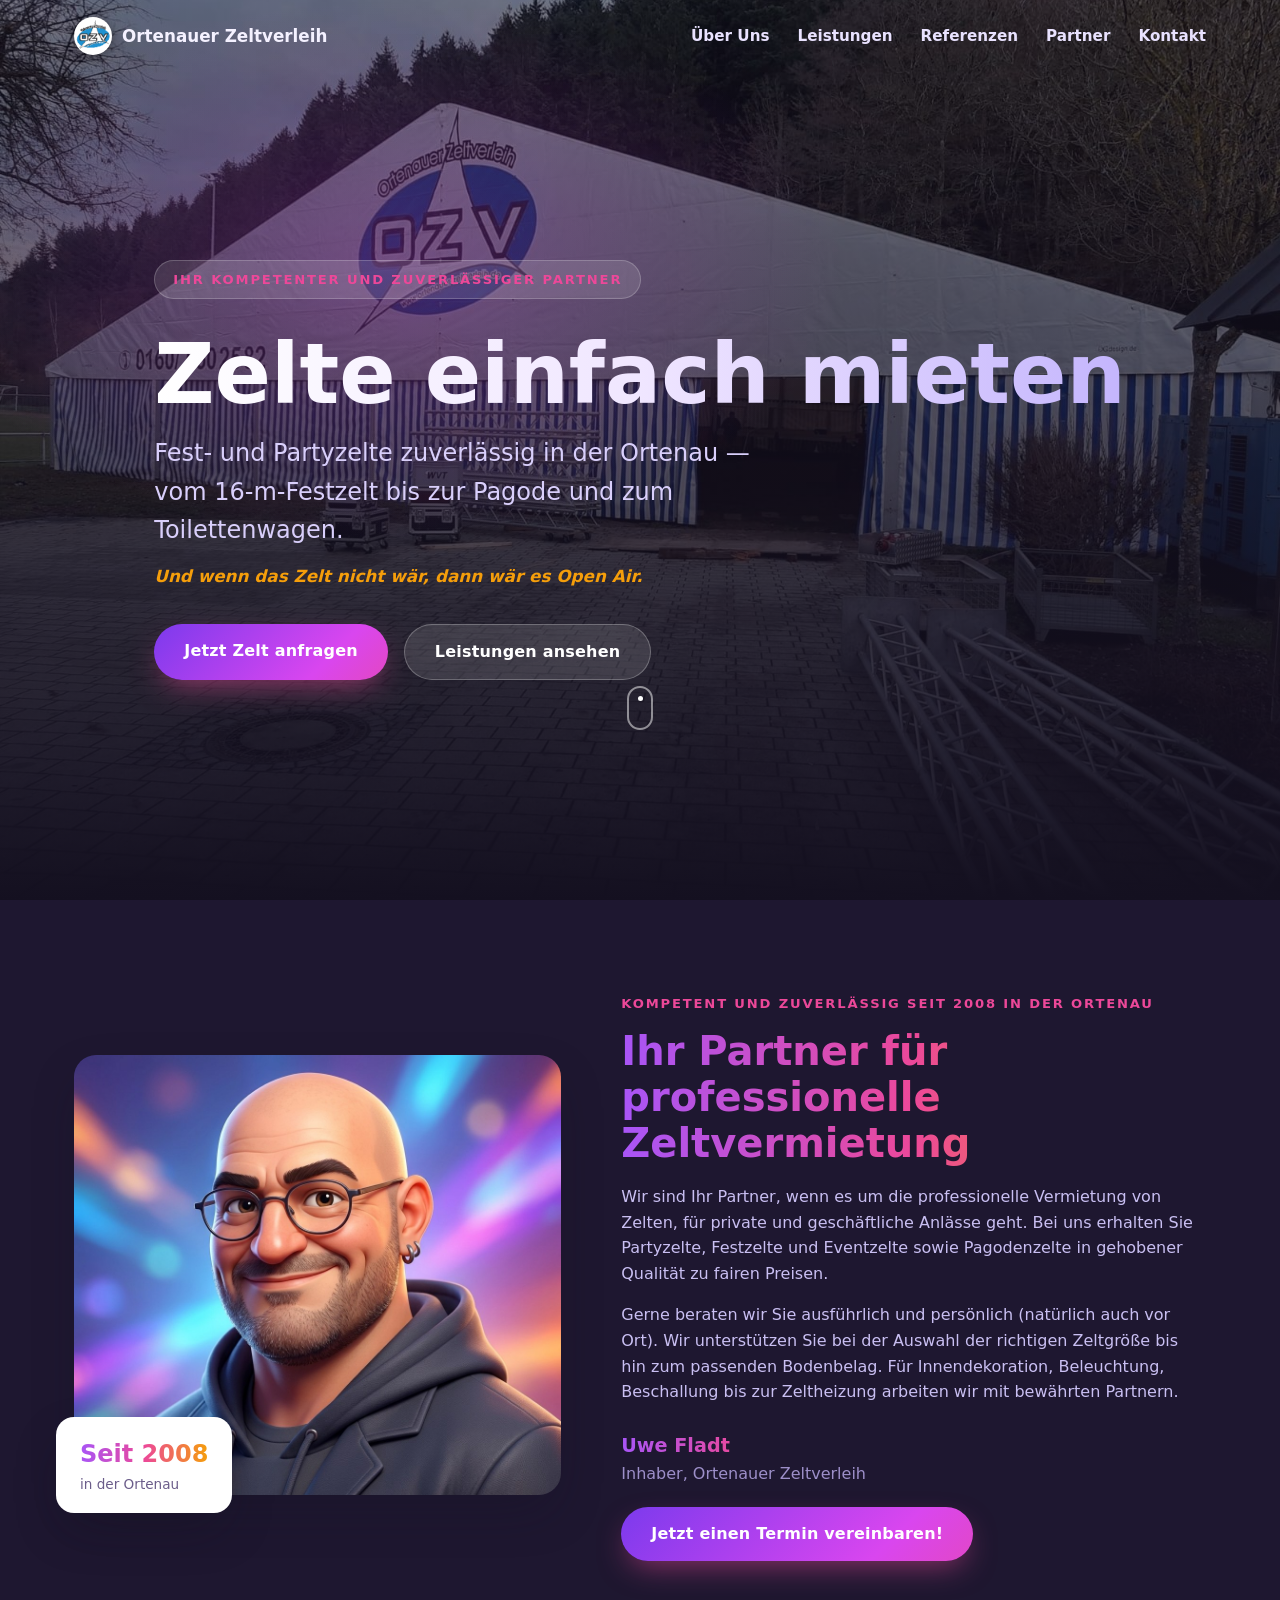
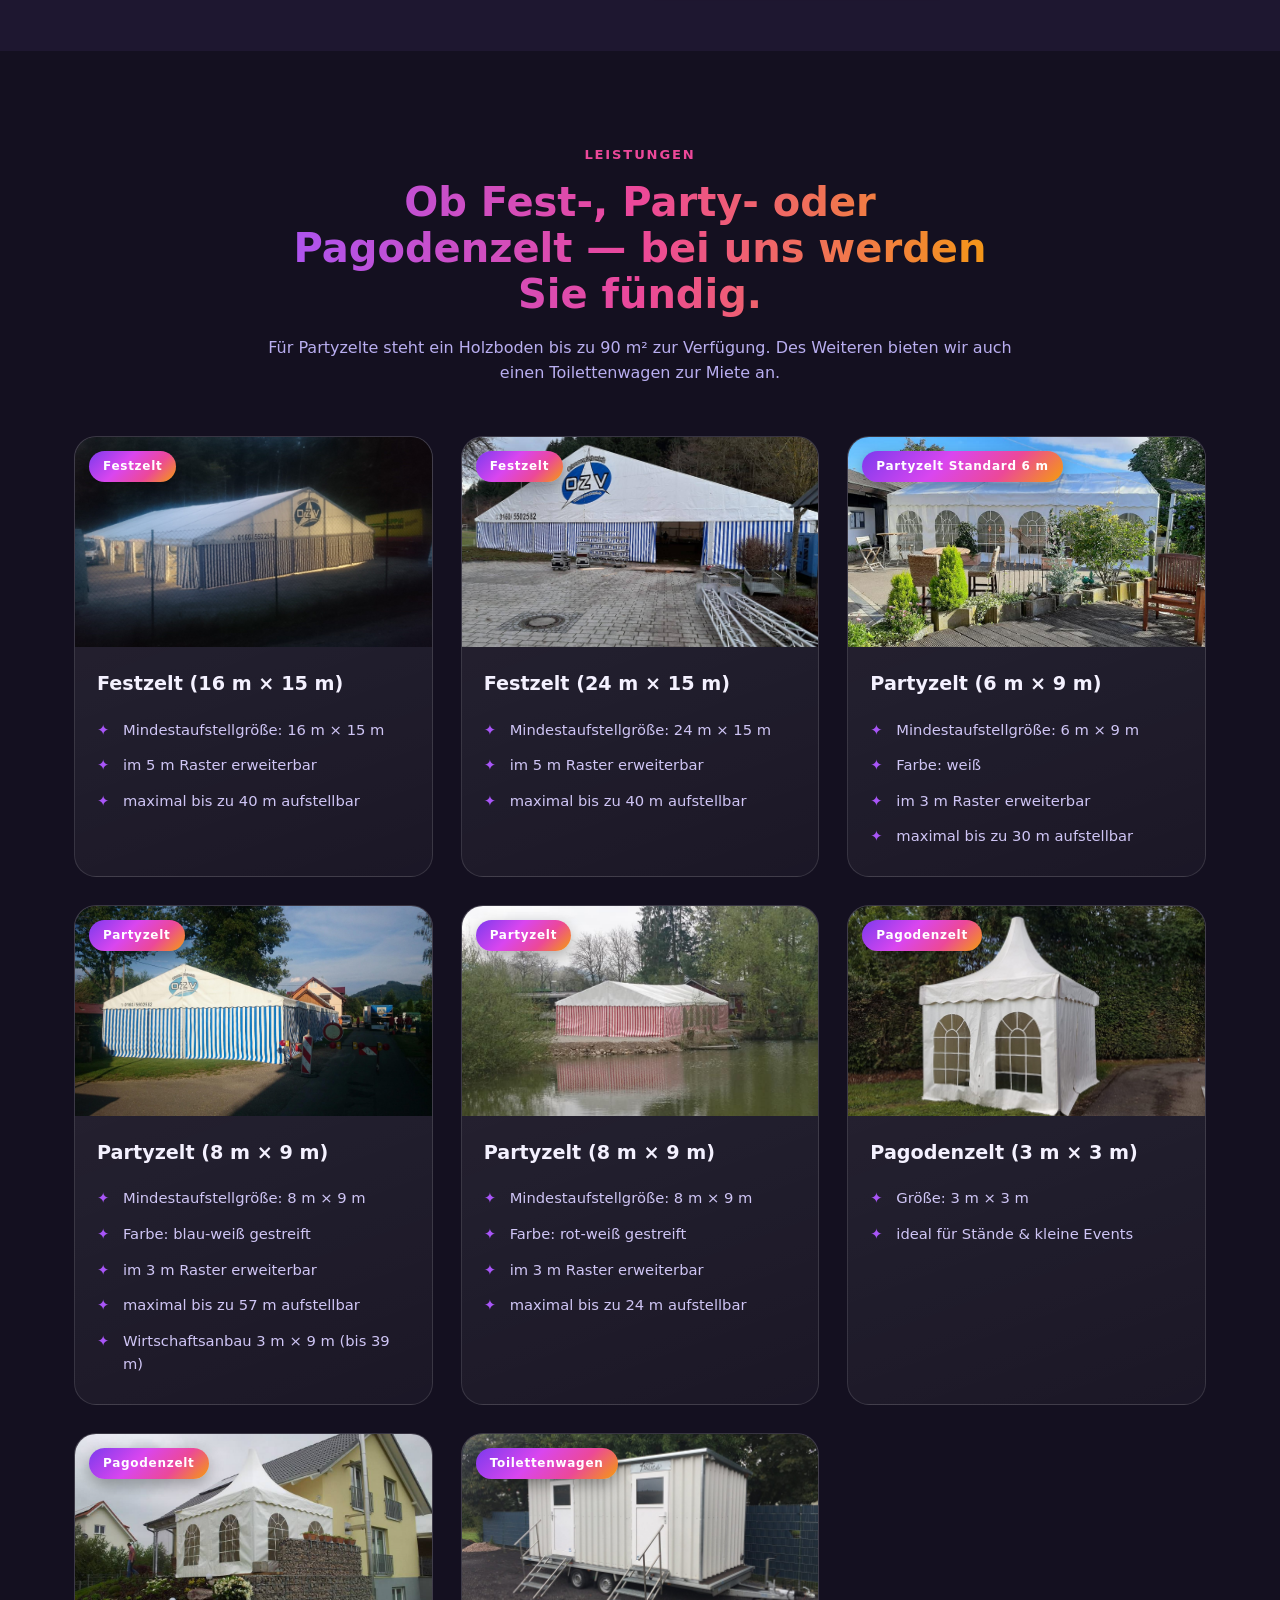
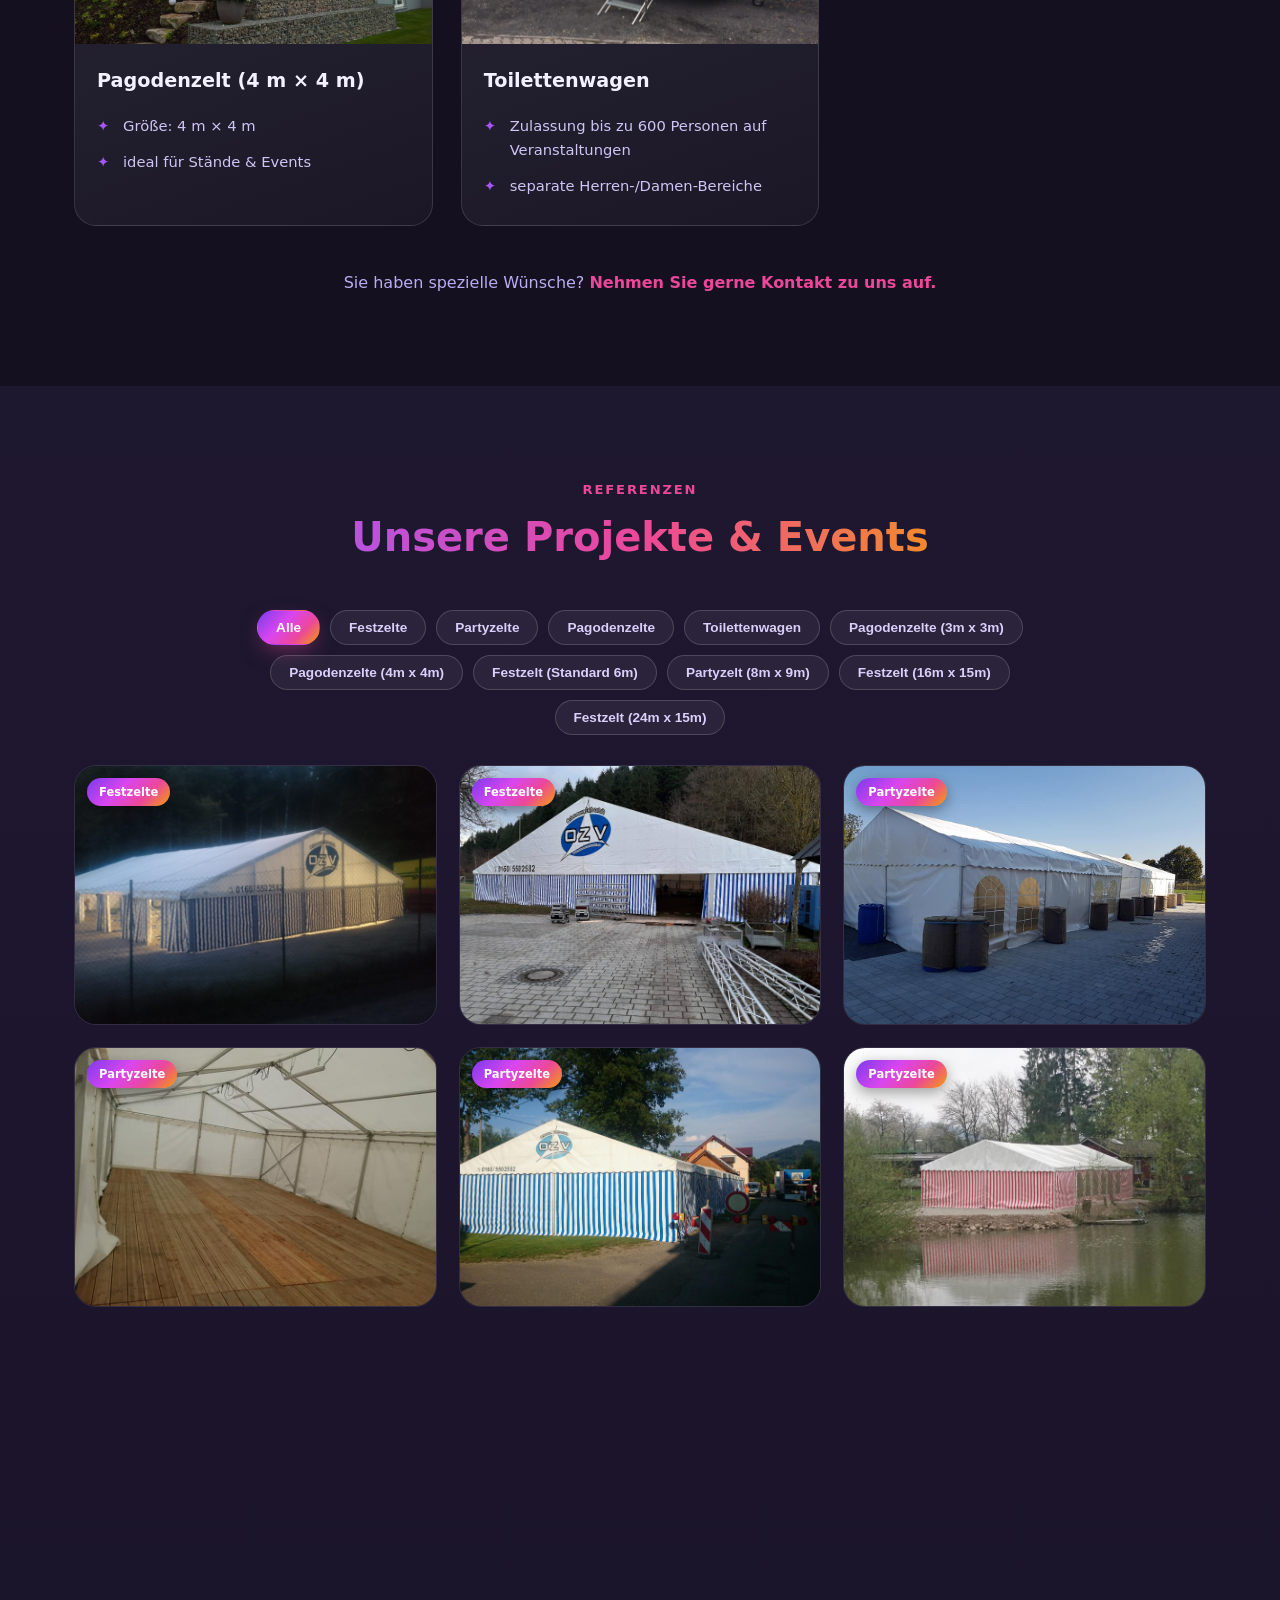
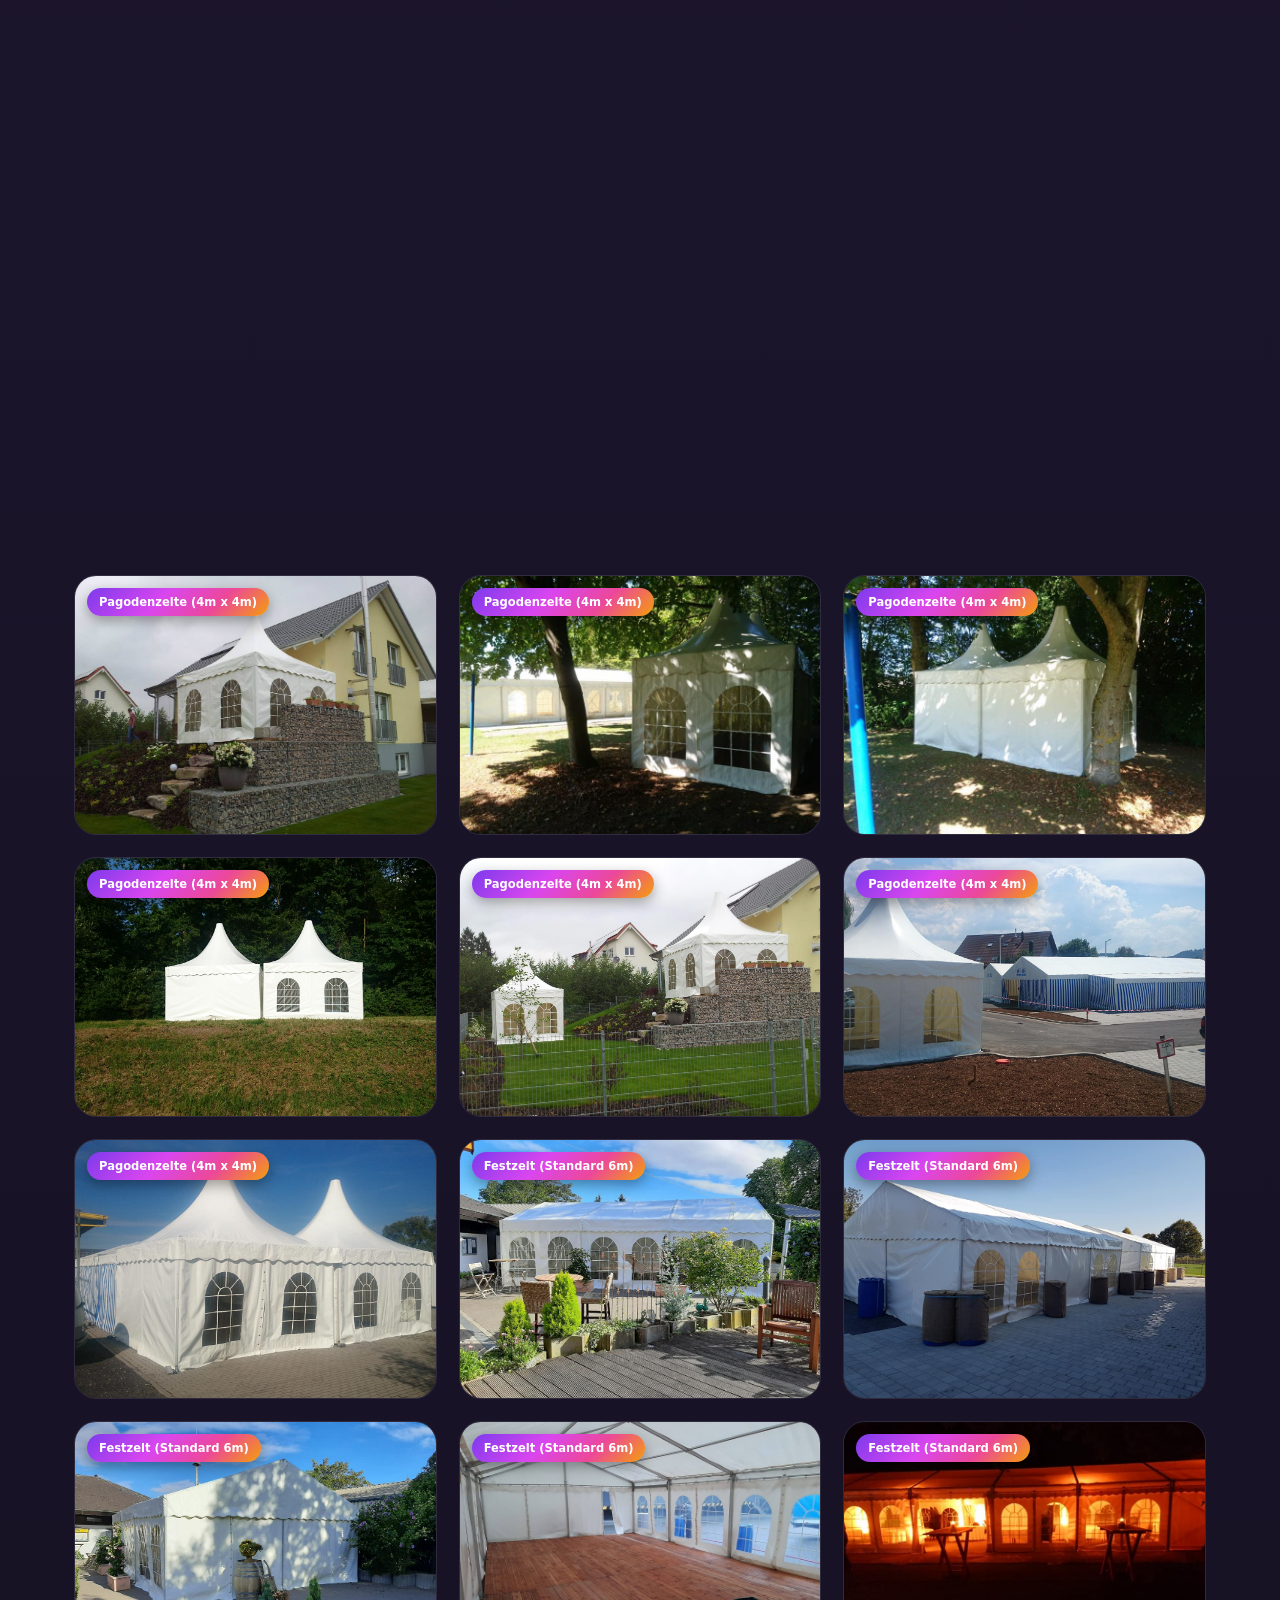
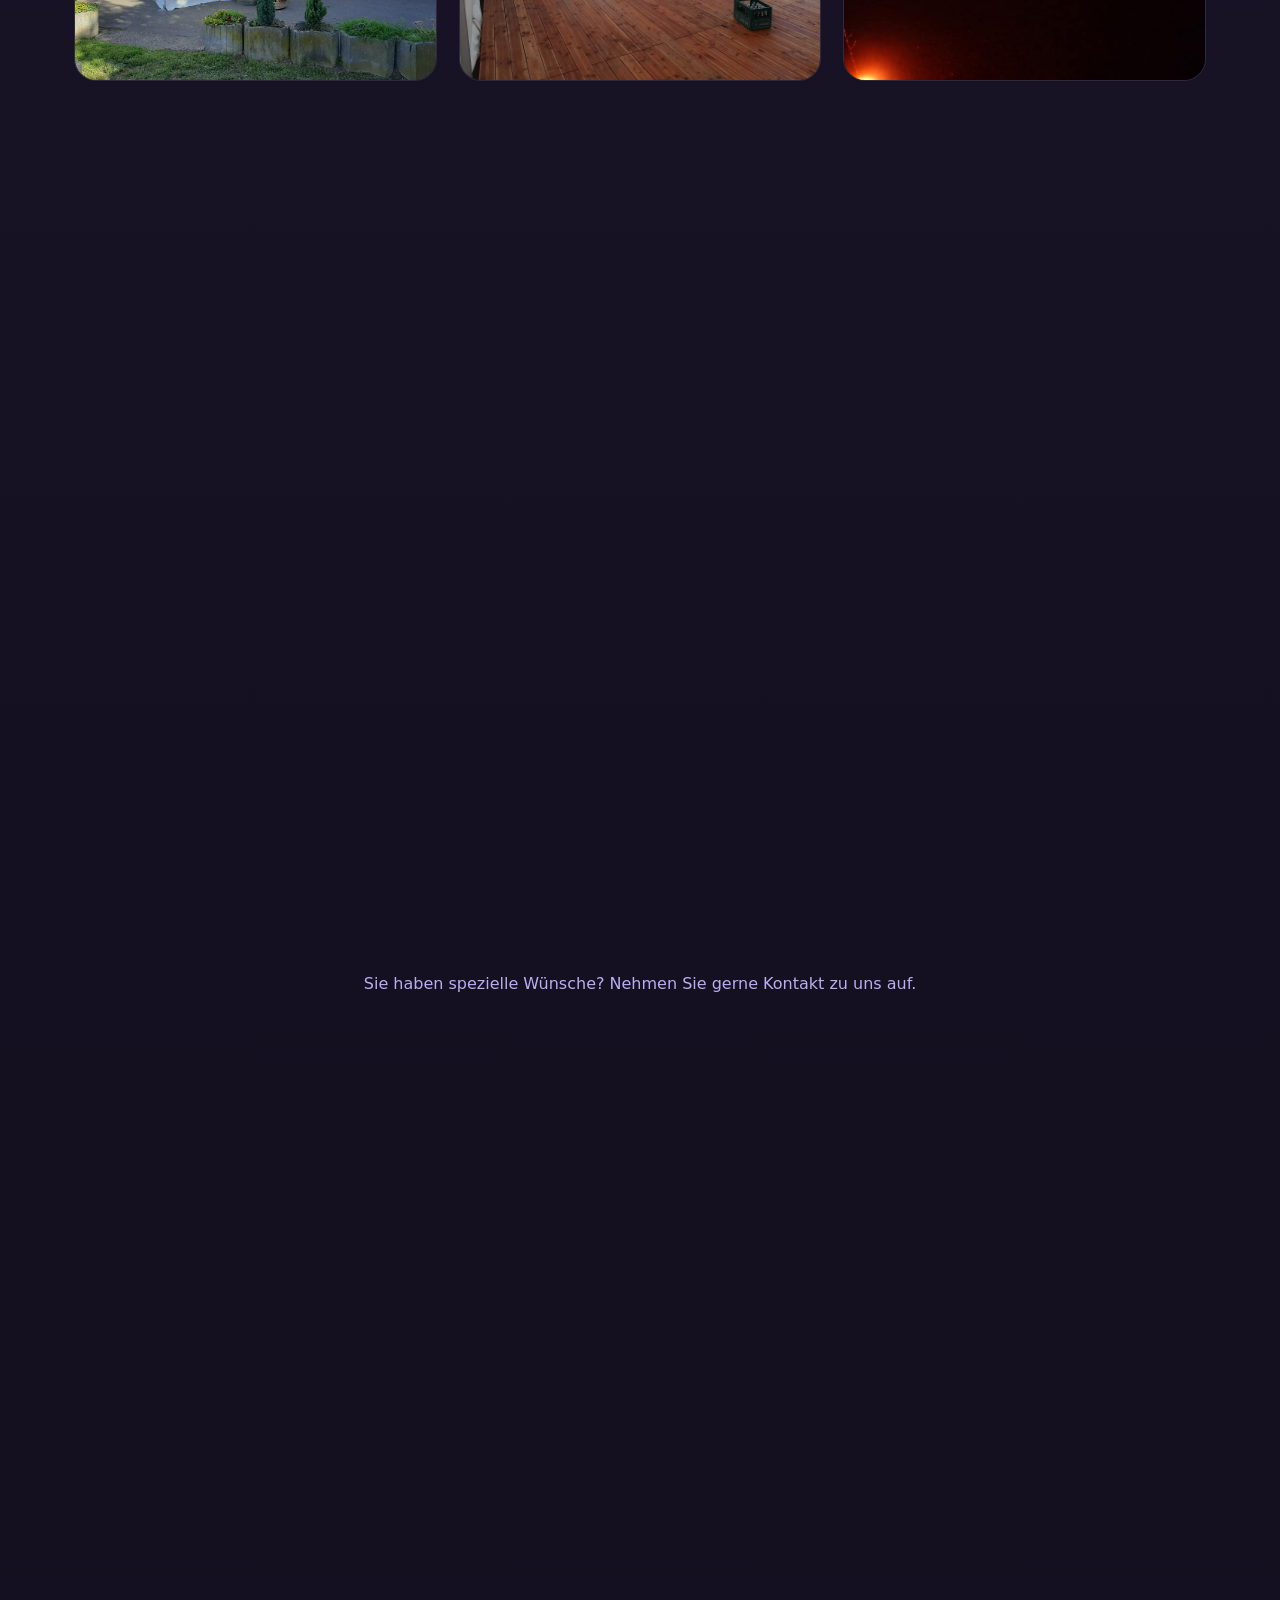
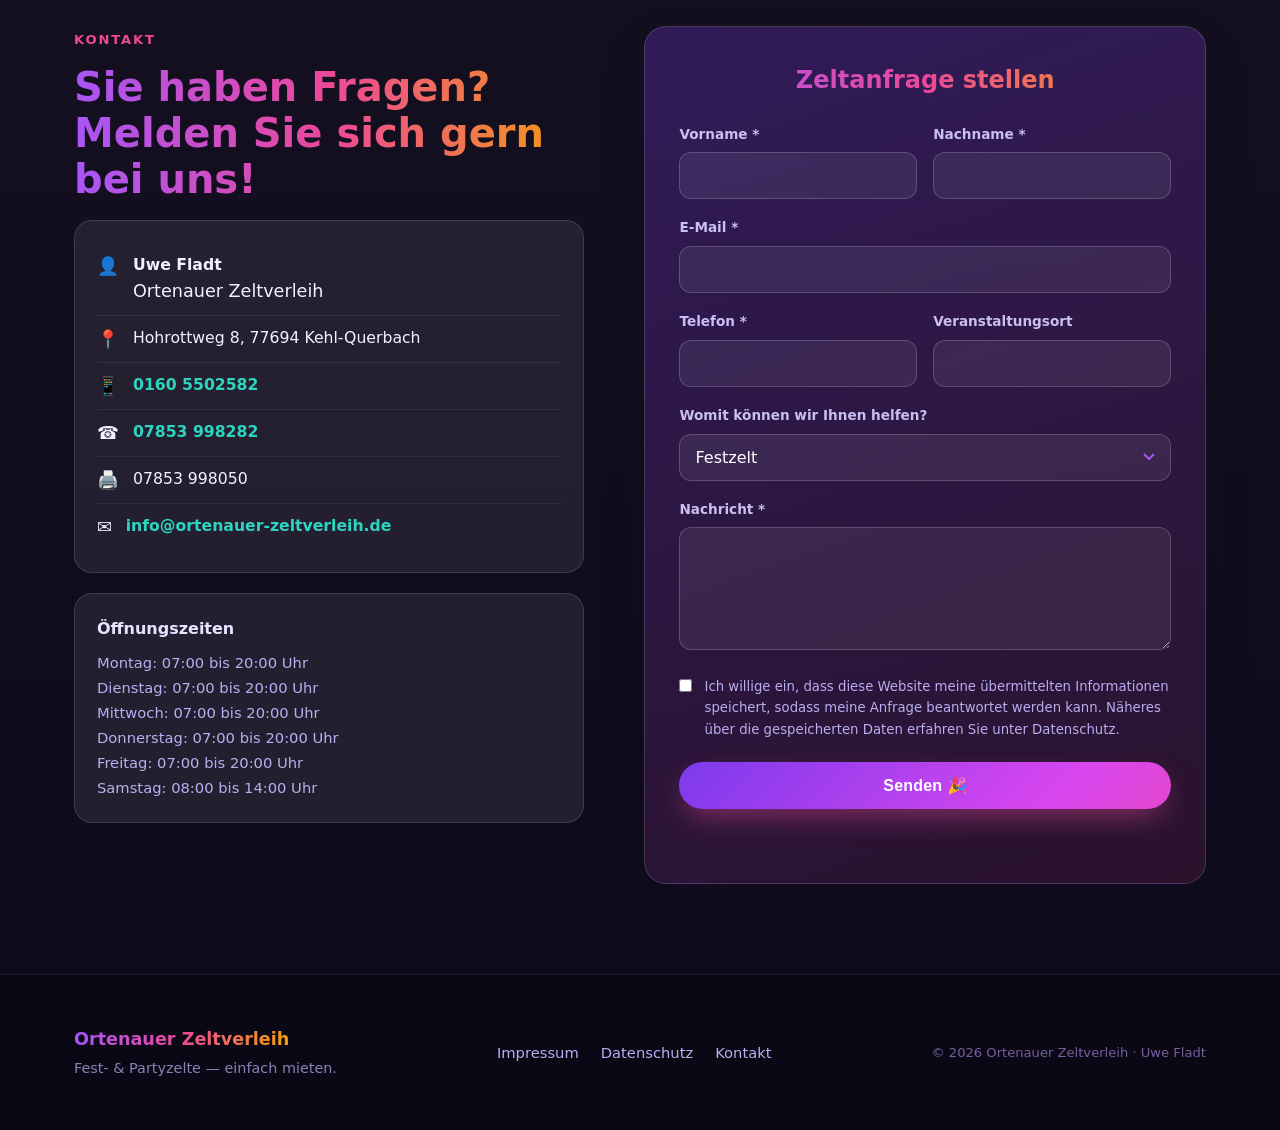
<file: index.html>
<!DOCTYPE html>
<html lang="de">
<head>
<meta charset="UTF-8">
<meta name="viewport" content="width=device-width, initial-scale=1.0">
<title data-bind="seo.title">Ortenauer Zeltverleih – Fest- & Partyzelte mieten</title>
<meta name="description" data-bind="seo.description" content="">
<link rel="icon" type="image/png" data-bind="seo.favicon" href="images/favicon-original.png">
<link rel="apple-touch-icon" sizes="180x180" href="images/apple-touch-icon.png">
<link rel="preconnect" href="https://fonts.googleapis.com">
<link rel="stylesheet" href="css/style.css">
</head>
<body>

<!-- ===== Navigation ===== -->
<header class="nav" id="nav">
  <div class="nav-inner container">
    <a class="brand" href="#top">
      <img class="brand-logo" src="images/favicon-original.png" alt="Ortenauer Zeltverleih Logo">
      <span class="brand-text" data-bind="brand.name">Ortenauer Zeltverleih</span>
    </a>
    <nav class="nav-links" id="navLinks">
      <a href="#ueber">Über Uns</a>
      <a href="#leistungen">Leistungen</a>
      <a href="#referenzen">Referenzen</a>
      <a href="#partner">Partner</a>
      <a href="#kontakt">Kontakt</a>
    </nav>
    <button class="nav-toggle" id="navToggle" aria-label="Menü">☰</button>
  </div>
</header>

<!-- ===== HERO ===== -->
<section class="hero" id="top">
  <div class="hero-bg">
    <img id="heroImg" src="" alt="" class="hero-bg-img">
    <div class="hero-overlay"></div>
    <div class="hero-shine"></div>
  </div>
  <div class="hero-content container">
    <span class="kicker badge hero-kicker" data-bind="hero.kicker">Ihr kompetenter Partner</span>
    <h1 class="hero-title" data-bind="hero.title">Zelte einfach mieten</h1>
    <p class="hero-sub" data-bind="hero.subtitle">Fest- und Partyzelte in der Ortenau.</p>
    <p class="hero-tagline" data-bind="hero.tagline">Und wenn das Zelt nicht wär, dann wär es Open Air.</p>
    <div class="hero-actions">
      <a href="#kontakt" class="btn btn-primary" data-bind="hero.cta_primary">Jetzt Zelt anfragen</a>
      <a href="#leistungen" class="btn btn-ghost" data-bind="hero.cta_secondary">Leistungen ansehen</a>
    </div>
    <div class="hero-scroll"><span></span></div>
  </div>
</section>

<!-- ===== ÜBER UNS ===== -->
<section class="section about" id="ueber">
  <div class="container about-grid">
    <div class="about-media reveal">
      <img id="ueberPortrait" src="" alt="Uwe Fladt – Inhaber">
      <div class="about-badge">
        <strong data-bind="brand.est">Seit 2008</strong>
        <span>in der Ortenau</span>
      </div>
    </div>
    <div class="about-text">
      <span class="kicker" data-bind="ueber.kicker">Kompetent seit 2008</span>
      <h2 class="section-title" data-bind="ueber.title">Ihr Partner für professionelle Zeltvermietung</h2>
      <p data-bind="ueber.text">Mit uns erhalten Sie Zelte in gehobener Qualität zu fairen Preisen.</p>
      <p data-bind="ueber.text2">Gerne beraten wir Sie ausführlich und persönlich.</p>
      <div class="about-sign">
        <div>
          <strong data-bind="ueber.name">Uwe Fladt</strong>
          <span data-bind="ueber.role">Inhaber</span>
        </div>
        <a href="#kontakt" class="btn btn-primary" data-bind="ueber.cta">Jetzt einen Termin vereinbaren!</a>
      </div>
    </div>
  </div>
</section>

<!-- ===== LEISTUNGEN / ZELTE ===== -->
<section class="section leistungen" id="leistungen">
  <div class="container">
    <header class="section-head reveal">
      <span class="kicker" data-bind="leistungen.kicker">Leistungen</span>
      <h2 class="section-title" data-bind="leistungen.title">Ob Fest-, Party- oder Pagodenzelt — bei uns werden Sie fündig.</h2>
      <p class="section-note" data-bind="leistungen.note">Für Partyzelte steht ein Holzboden zur Verfügung.</p>
    </header>

    <div class="cards" id="cards"></div>
    <p class="leist-hint">Sie haben spezielle Wünsche? <a href="#kontakt">Nehmen Sie gerne Kontakt zu uns auf.</a></p>
  </div>
</section>

<!-- ===== REFERENZEN ===== -->
<section class="section refs" id="referenzen">
  <div class="container">
    <header class="section-head reveal">
      <span class="kicker" data-bind="referenzen.kicker">Referenzen</span>
      <h2 class="section-title" data-bind="referenzen.title">Unsere Projekte & Events</h2>
    </header>
    <div class="gallery" id="gallery"></div>
    <p class="leist-hint" data-bind="referenzen.text">Sie haben spezielle Wünsche? Nehmen Sie gerne Kontakt zu uns auf.</p>
  </div>
</section>

<!-- ===== PARTNER ===== -->
<section class="section partners" id="partner">
  <div class="container">
    <header class="section-head reveal">
      <span class="kicker" data-bind="partner.kicker">Unsere Partner</span>
      <h2 class="section-title" data-bind="partner.title">Verlässliche Partner an unserer Seite</h2>
    </header>
    <div class="partner-row" id="partnerRow"></div>
  </div>
</section>

<!-- ===== KONTAKT ===== -->
<section class="section contact" id="kontakt">
  <div class="container contact-grid">
    <div class="contact-info reveal">
      <span class="kicker" data-bind="kontakt.kicker">Kontakt</span>
      <h2 class="section-title" data-bind="kontakt.title">Sie haben Fragen? Melden Sie sich gern bei uns!</h2>

      <div class="info-card">
        <div class="info-line"><span>👤</span><div><strong data-bind="kontakt.inhaber">Uwe Fladt</strong><br><span data-bind="kontakt.firma">Ortenauer Zeltverleih</span></div></div>
        <div class="info-line"><span>📍</span><div data-bind="kontakt.adresse">Hohrottweg 8, 77694 Kehl-Querbach</div></div>
        <div class="info-line"><span>📱</span><div><a href="tel:+491605502582" data-bind="kontakt.mobil">0160 5502582</a></div></div>
        <div class="info-line"><span>☎️</span><div><a href="tel:+497853998282" data-bind="kontakt.telefon">07853 998282</a></div></div>
        <div class="info-line"><span>🖨️</span><div data-bind="kontakt.fax">07853 998050</div></div>
        <div class="info-line"><span>✉️</span><div><a href="mailto:info@ortenauer-zeltverleih.de" data-bind="kontakt.email">info@ortenauer-zeltverleih.de</a></div></div>
      </div>

      <div class="info-card hours">
        <strong>Öffnungszeiten</strong>
        <div id="zeiten"></div>
      </div>
    </div>

    <form class="contact-form reveal" id="anfrageForm" novalidate>
      <h3>Zeltanfrage stellen</h3>

      <div class="field-row">
        <div class="field">
          <label for="f_vorname">Vorname *</label>
          <input type="text" id="f_vorname" name="vorname" required>
        </div>
        <div class="field">
          <label for="f_nachname">Nachname *</label>
          <input type="text" id="f_nachname" name="nachname" required>
        </div>
      </div>

      <div class="field">
        <label for="f_email">E-Mail *</label>
        <input type="email" id="f_email" name="email" required>
      </div>

      <div class="field-row">
        <div class="field">
          <label for="f_telefon">Telefon *</label>
          <input type="tel" id="f_telefon" name="telefon" required>
        </div>
        <div class="field">
          <label for="f_ort">Veranstaltungsort</label>
          <input type="text" id="f_ort" name="ort">
        </div>
      </div>

      <div class="field">
        <label for="f_kategorie">Womit können wir Ihnen helfen?</label>
        <select id="f_kategorie" name="kategorie"></select>
      </div>

      <div class="field">
        <label for="f_nachricht">Nachricht *</label>
        <textarea id="f_nachricht" name="nachricht" rows="5" required></textarea>
      </div>

      <label class="check">
        <input type="checkbox" id="f_dsgvo" required>
        <span id="dsgvoText"></span>
      </label>

      <button type="submit" class="btn btn-primary btn-block">Senden 🎉</button>
      <div class="form-status" id="formStatus"></div>
    </form>
  </div>
</section>

<!-- ===== FOOTER ===== -->
<footer class="footer">
  <div class="container footer-grid">
    <div>
      <strong class="footer-brand" data-bind="brand.name">Ortenauer Zeltverleih</strong>
      <p data-bind="brand.slogan">Fest- & Partyzelte — einfach mieten.</p>
    </div>
    <div class="footer-links">
      <a href="impressum.html">Impressum</a>
      <a href="datenschutz.html">Datenschutz</a>
      <a href="#kontakt">Kontakt</a>
    </div>
    <div class="footer-meta">© <span id="year"></span> Ortenauer Zeltverleih · Uwe Fladt</div>
  </div>
</footer>

<script src="js/main.js"></script>
</body>
</html>
</file>
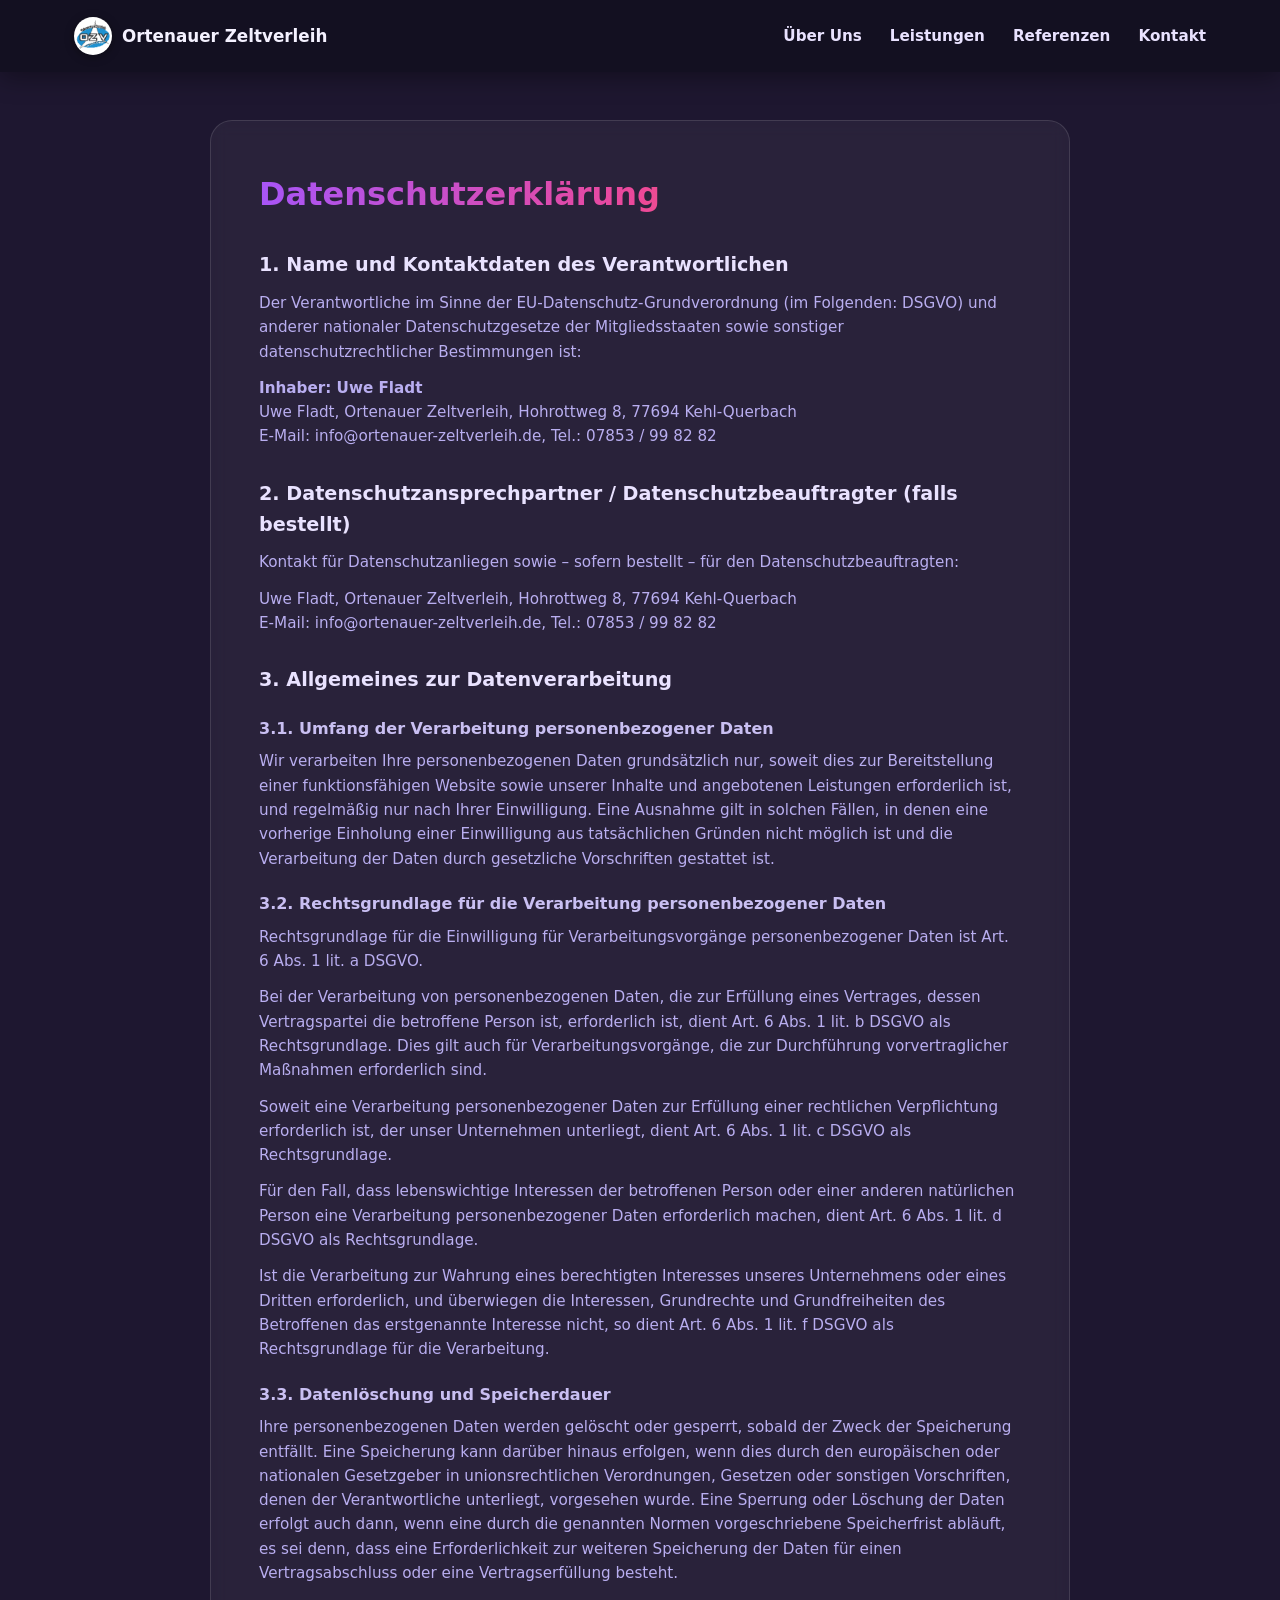
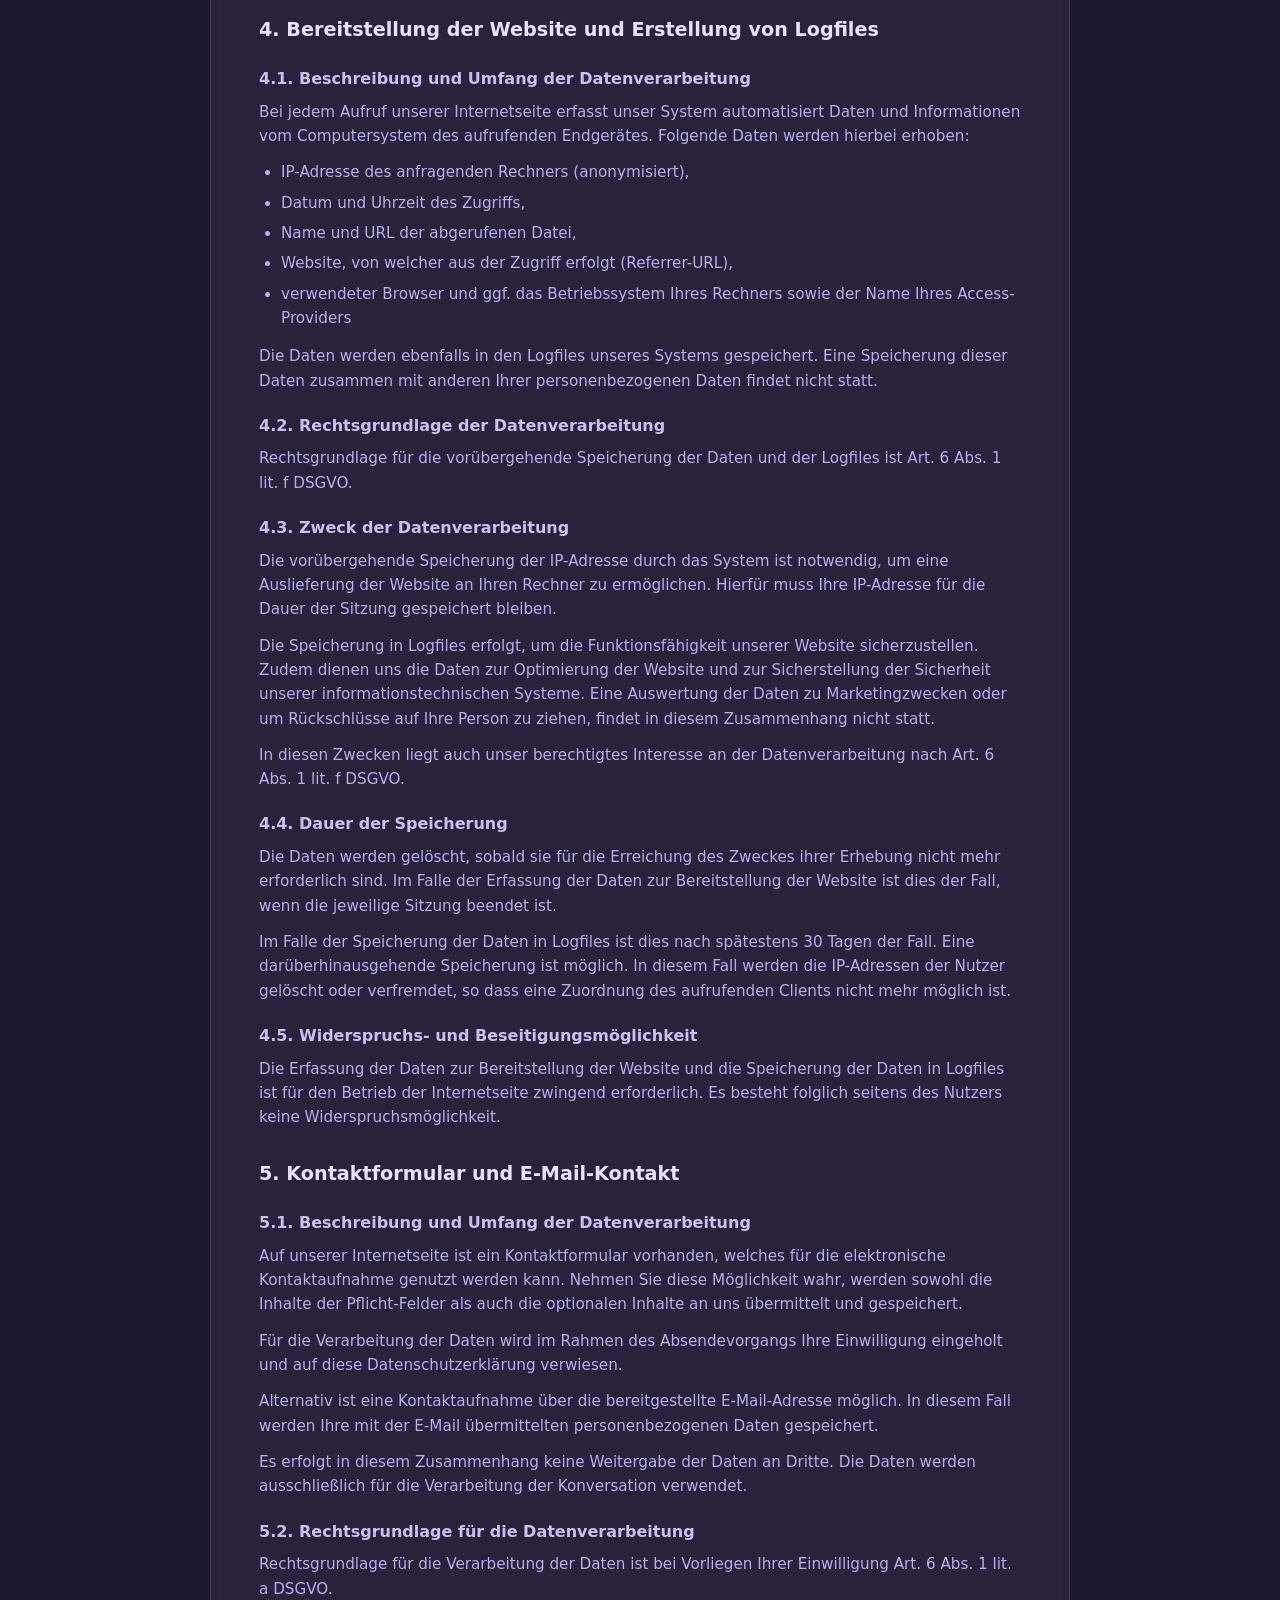
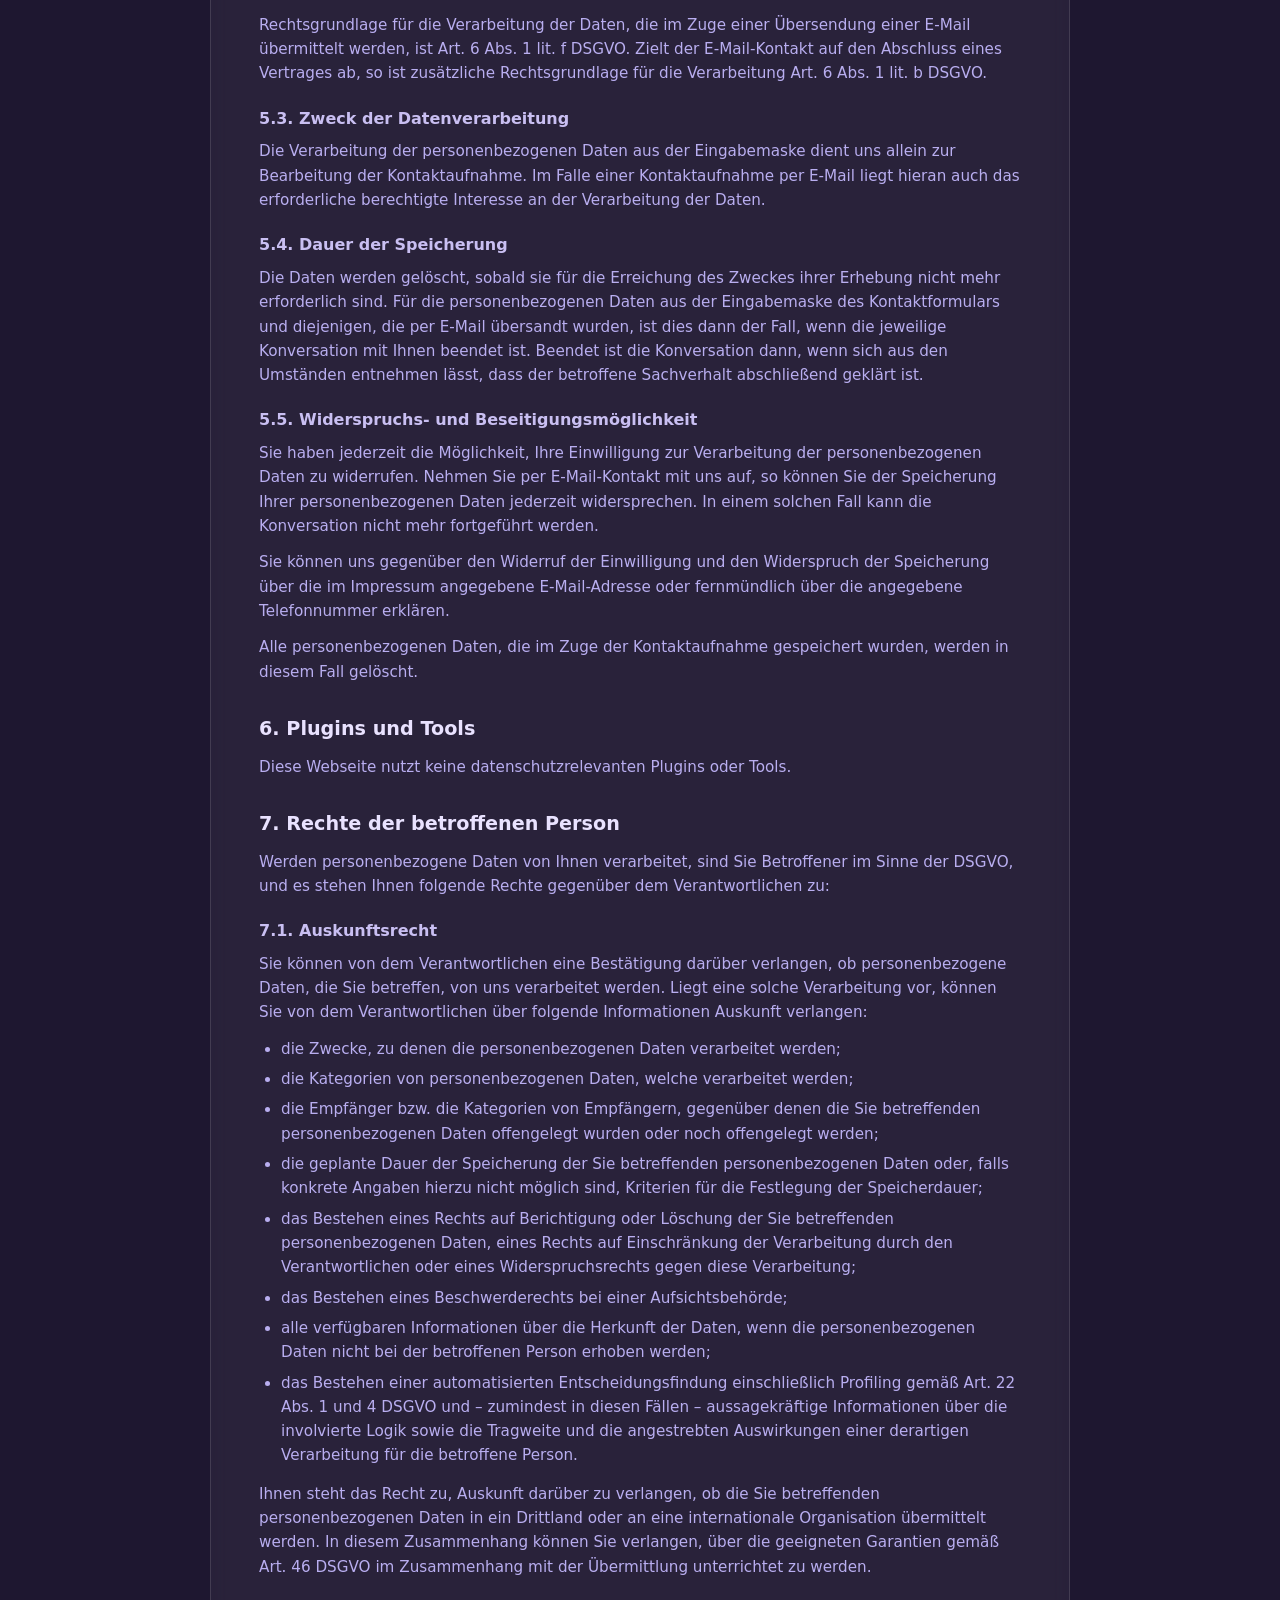
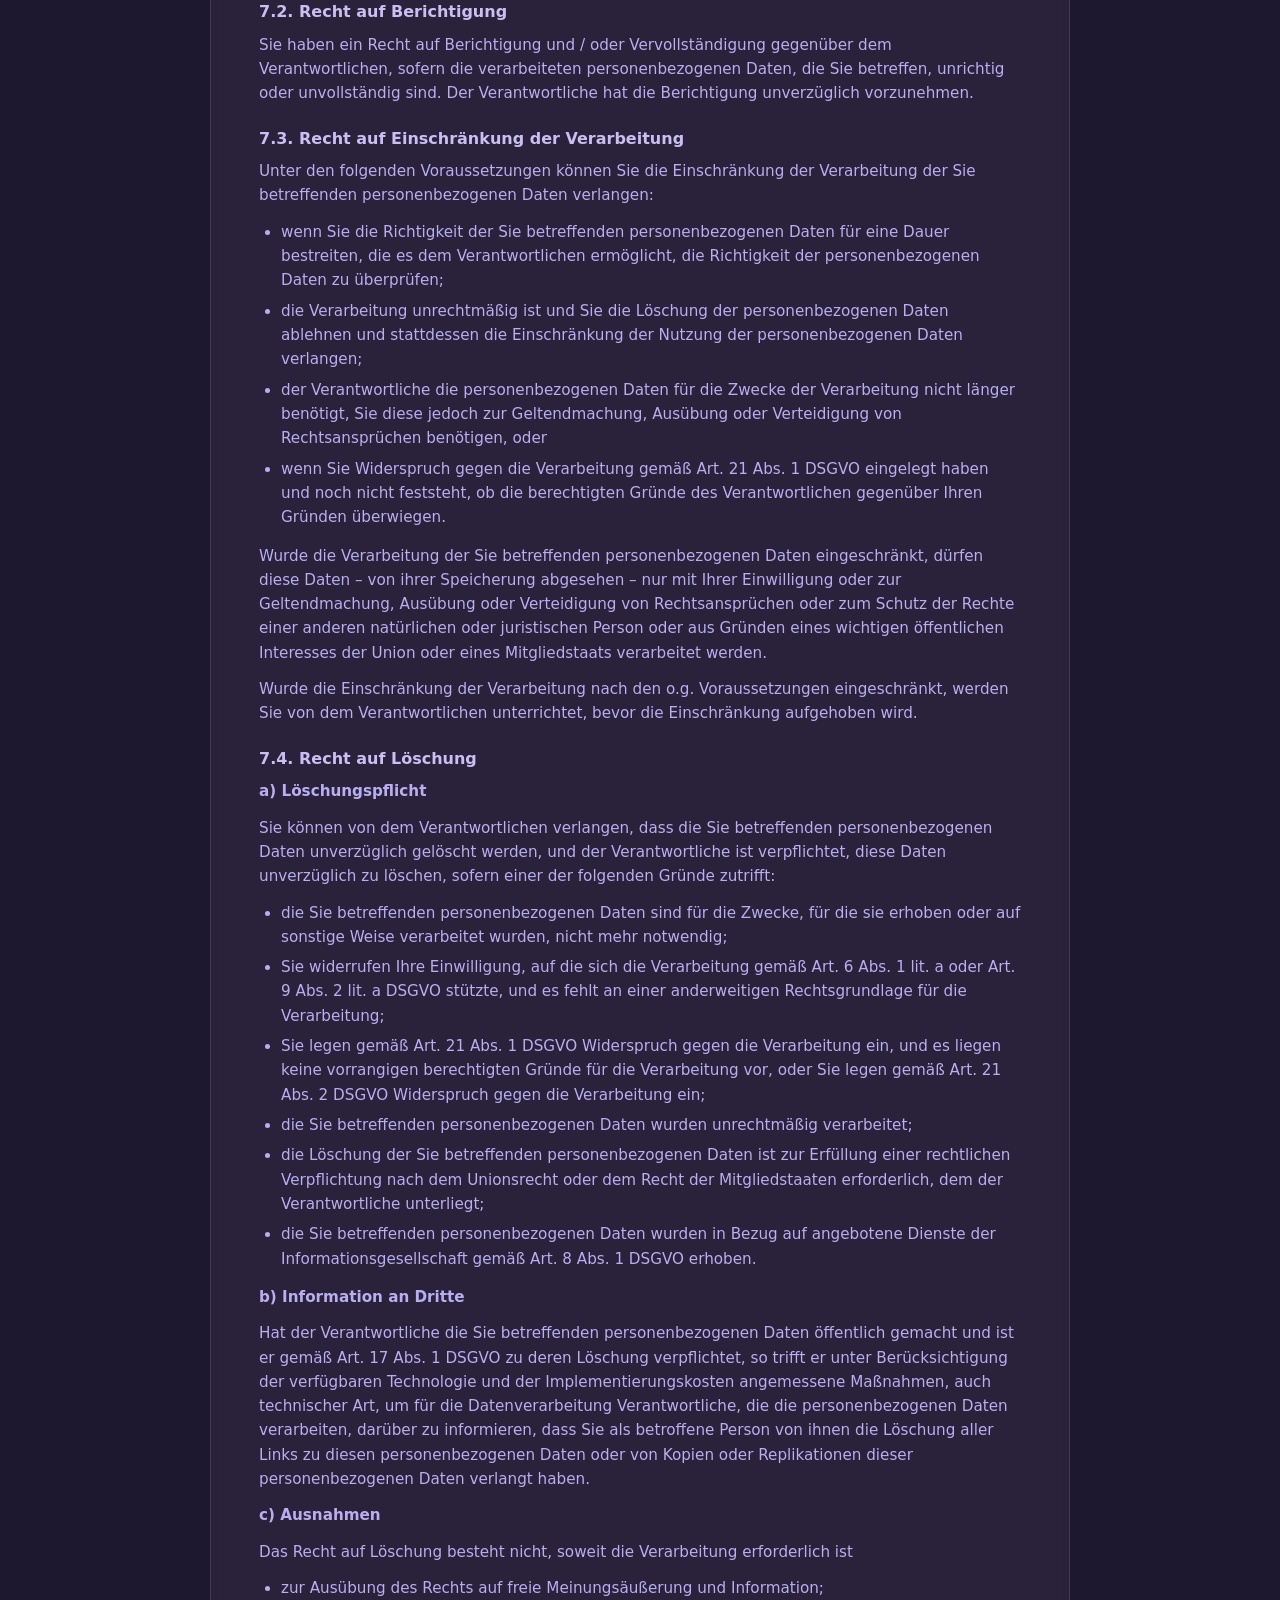
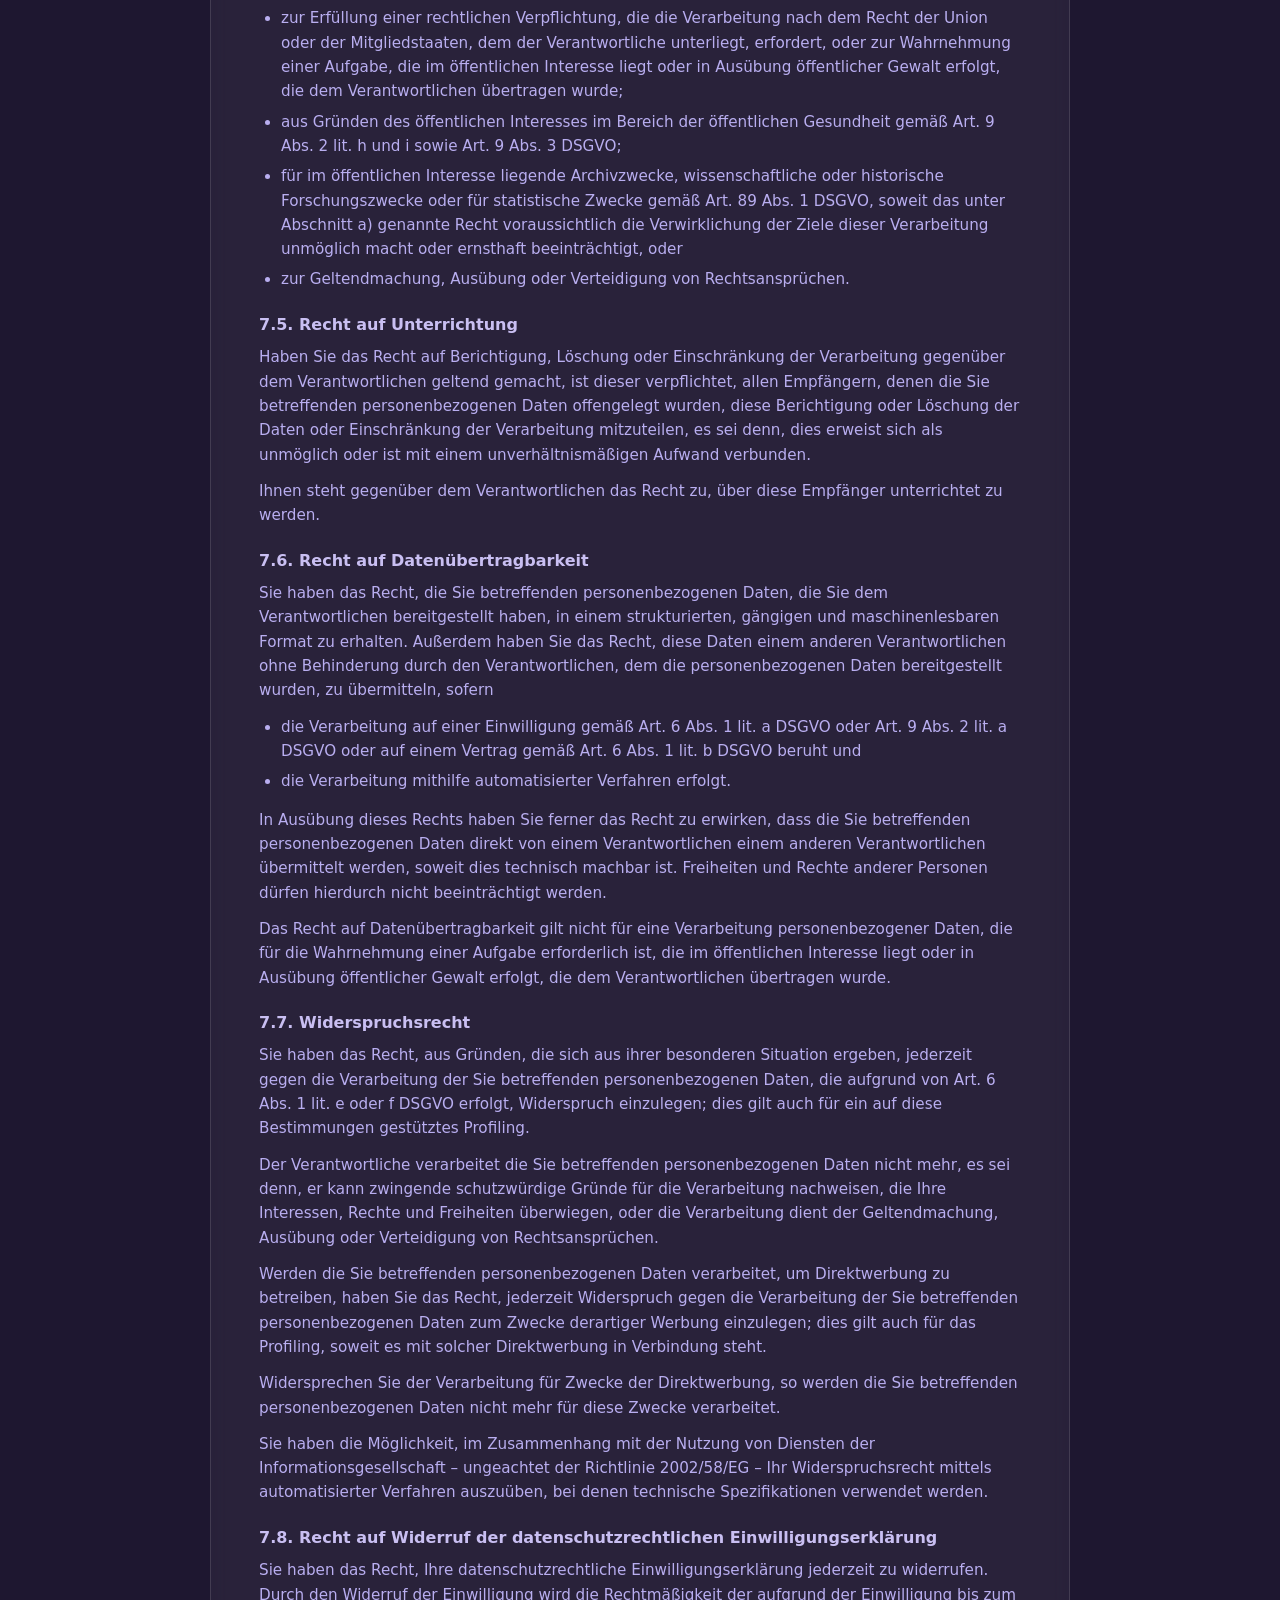
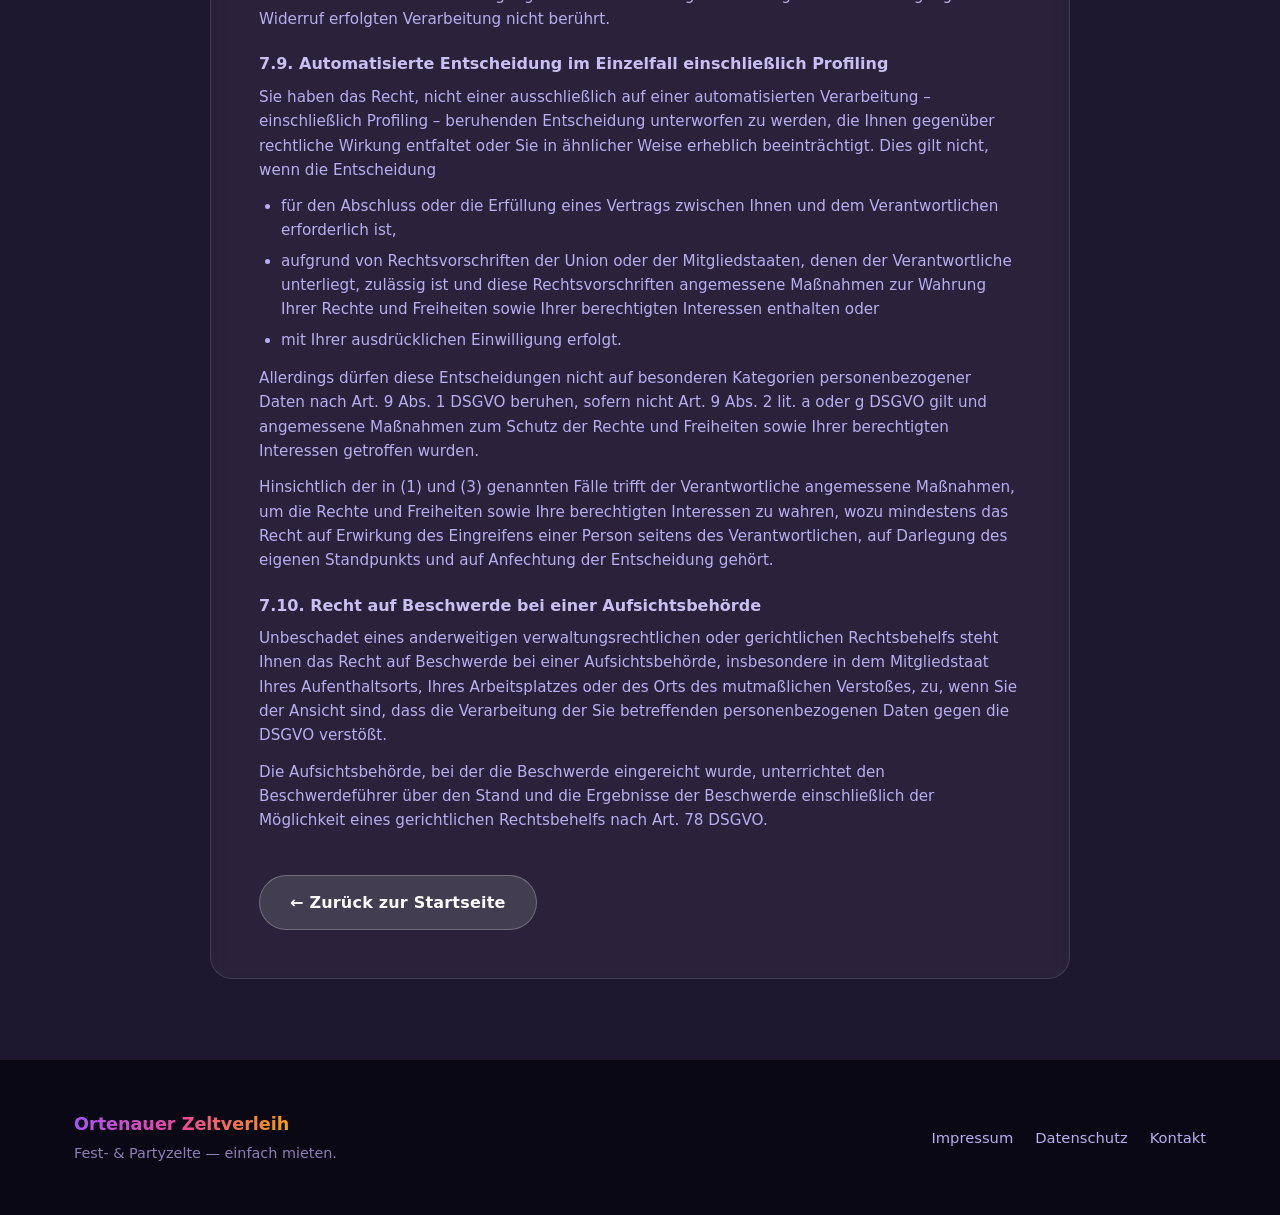
<file: datenschutz.html>
<!DOCTYPE html>
<html lang="de">
<head>
<meta charset="UTF-8">
<meta name="viewport" content="width=device-width, initial-scale=1.0">
<title>Datenschutz – Ortenauer Zeltverleih</title>
<link rel="icon" type="image/png" href="images/favicon-original.png">
<link rel="apple-touch-icon" sizes="180x180" href="images/apple-touch-icon.png">
<link rel="stylesheet" href="css/style.css">
<style>
  .legal{background:var(--ink-2);min-height:100vh;padding-top:120px;padding-bottom:80px}
  .legal-card{background:rgba(255,255,255,.05);border:1px solid rgba(255,255,255,.12);border-radius:var(--radius);padding:48px;backdrop-filter:blur(8px);max-width:860px;margin:0 auto}
  .legal-card h1{background:var(--grad-text);-webkit-background-clip:text;background-clip:text;color:transparent;font-size:2rem;margin-bottom:10px}
  .legal-card h2{font-size:1.2rem;margin:30px 0 10px;color:#e9e2ff}
  .legal-card h3{font-size:1rem;margin:20px 0 8px;color:#c9bff2}
  .legal-card p{color:#b9aef0;margin-bottom:12px;font-size:.95rem}
  .legal-card ul{margin:0 0 14px 22px;color:#b9aef0;font-size:.95rem}
  .legal-card li{margin-bottom:6px}
  .legal-back{display:inline-block;margin-top:30px}
  .footer{background:#0b0816}
</style>
</head>
<body>
<header class="nav scrolled" id="nav">
  <div class="nav-inner container">
    <a class="brand" href="index.html"><img class="brand-logo" src="images/favicon-original.png" alt="Ortenauer Zeltverleih Logo"><span class="brand-text">Ortenauer Zeltverleih</span></a>
    <nav class="nav-links" id="navLinks">
      <a href="index.html#ueber">Über Uns</a><a href="index.html#leistungen">Leistungen</a>
      <a href="index.html#referenzen">Referenzen</a><a href="index.html#kontakt">Kontakt</a>
    </nav>
    <button class="nav-toggle" id="navToggle">☰</button>
  </div>
</header>

<section class="legal">
  <div class="legal-card">
    <h1>Datenschutzerklärung</h1>

    <h2>1. Name und Kontaktdaten des Verantwortlichen</h2>
    <p>Der Verantwortliche im Sinne der EU-Datenschutz-Grundverordnung (im Folgenden: DSGVO) und anderer nationaler Datenschutzgesetze der Mitgliedsstaaten sowie sonstiger datenschutzrechtlicher Bestimmungen ist:</p>
    <p><strong>Inhaber: Uwe Fladt</strong><br>Uwe Fladt, Ortenauer Zeltverleih, Hohrottweg 8, 77694 Kehl-Querbach<br>E-Mail: info@ortenauer-zeltverleih.de, Tel.: 07853 / 99 82 82</p>

    <h2>2. Datenschutzansprechpartner / Datenschutzbeauftragter (falls bestellt)</h2>
    <p>Kontakt für Datenschutzanliegen sowie – sofern bestellt – für den Datenschutzbeauftragten:</p>
    <p>Uwe Fladt, Ortenauer Zeltverleih, Hohrottweg 8, 77694 Kehl-Querbach<br>E-Mail: info@ortenauer-zeltverleih.de, Tel.: 07853 / 99 82 82</p>

    <h2>3. Allgemeines zur Datenverarbeitung</h2>
    <h3>3.1. Umfang der Verarbeitung personenbezogener Daten</h3>
    <p>Wir verarbeiten Ihre personenbezogenen Daten grundsätzlich nur, soweit dies zur Bereitstellung einer funktionsfähigen Website sowie unserer Inhalte und angebotenen Leistungen erforderlich ist, und regelmäßig nur nach Ihrer Einwilligung. Eine Ausnahme gilt in solchen Fällen, in denen eine vorherige Einholung einer Einwilligung aus tatsächlichen Gründen nicht möglich ist und die Verarbeitung der Daten durch gesetzliche Vorschriften gestattet ist.</p>
    <h3>3.2. Rechtsgrundlage für die Verarbeitung personenbezogener Daten</h3>
    <p>Rechtsgrundlage für die Einwilligung für Verarbeitungsvorgänge personenbezogener Daten ist Art. 6 Abs. 1 lit. a DSGVO.</p>
    <p>Bei der Verarbeitung von personenbezogenen Daten, die zur Erfüllung eines Vertrages, dessen Vertragspartei die betroffene Person ist, erforderlich ist, dient Art. 6 Abs. 1 lit. b DSGVO als Rechtsgrundlage. Dies gilt auch für Verarbeitungsvorgänge, die zur Durchführung vorvertraglicher Maßnahmen erforderlich sind.</p>
    <p>Soweit eine Verarbeitung personenbezogener Daten zur Erfüllung einer rechtlichen Verpflichtung erforderlich ist, der unser Unternehmen unterliegt, dient Art. 6 Abs. 1 lit. c DSGVO als Rechtsgrundlage.</p>
    <p>Für den Fall, dass lebenswichtige Interessen der betroffenen Person oder einer anderen natürlichen Person eine Verarbeitung personenbezogener Daten erforderlich machen, dient Art. 6 Abs. 1 lit. d DSGVO als Rechtsgrundlage.</p>
    <p>Ist die Verarbeitung zur Wahrung eines berechtigten Interesses unseres Unternehmens oder eines Dritten erforderlich, und überwiegen die Interessen, Grundrechte und Grundfreiheiten des Betroffenen das erstgenannte Interesse nicht, so dient Art. 6 Abs. 1 lit. f DSGVO als Rechtsgrundlage für die Verarbeitung.</p>
    <h3>3.3. Datenlöschung und Speicherdauer</h3>
    <p>Ihre personenbezogenen Daten werden gelöscht oder gesperrt, sobald der Zweck der Speicherung entfällt. Eine Speicherung kann darüber hinaus erfolgen, wenn dies durch den europäischen oder nationalen Gesetzgeber in unionsrechtlichen Verordnungen, Gesetzen oder sonstigen Vorschriften, denen der Verantwortliche unterliegt, vorgesehen wurde. Eine Sperrung oder Löschung der Daten erfolgt auch dann, wenn eine durch die genannten Normen vorgeschriebene Speicherfrist abläuft, es sei denn, dass eine Erforderlichkeit zur weiteren Speicherung der Daten für einen Vertragsabschluss oder eine Vertragserfüllung besteht.</p>

    <h2>4. Bereitstellung der Website und Erstellung von Logfiles</h2>
    <h3>4.1. Beschreibung und Umfang der Datenverarbeitung</h3>
    <p>Bei jedem Aufruf unserer Internetseite erfasst unser System automatisiert Daten und Informationen vom Computersystem des aufrufenden Endgerätes. Folgende Daten werden hierbei erhoben:</p>
    <ul>
      <li>IP-Adresse des anfragenden Rechners (anonymisiert),</li>
      <li>Datum und Uhrzeit des Zugriffs,</li>
      <li>Name und URL der abgerufenen Datei,</li>
      <li>Website, von welcher aus der Zugriff erfolgt (Referrer-URL),</li>
      <li>verwendeter Browser und ggf. das Betriebssystem Ihres Rechners sowie der Name Ihres Access-Providers</li>
    </ul>
    <p>Die Daten werden ebenfalls in den Logfiles unseres Systems gespeichert. Eine Speicherung dieser Daten zusammen mit anderen Ihrer personenbezogenen Daten findet nicht statt.</p>
    <h3>4.2. Rechtsgrundlage der Datenverarbeitung</h3>
    <p>Rechtsgrundlage für die vorübergehende Speicherung der Daten und der Logfiles ist Art. 6 Abs. 1 lit. f DSGVO.</p>
    <h3>4.3. Zweck der Datenverarbeitung</h3>
    <p>Die vorübergehende Speicherung der IP-Adresse durch das System ist notwendig, um eine Auslieferung der Website an Ihren Rechner zu ermöglichen. Hierfür muss Ihre IP-Adresse für die Dauer der Sitzung gespeichert bleiben.</p>
    <p>Die Speicherung in Logfiles erfolgt, um die Funktionsfähigkeit unserer Website sicherzustellen. Zudem dienen uns die Daten zur Optimierung der Website und zur Sicherstellung der Sicherheit unserer informationstechnischen Systeme. Eine Auswertung der Daten zu Marketingzwecken oder um Rückschlüsse auf Ihre Person zu ziehen, findet in diesem Zusammenhang nicht statt.</p>
    <p>In diesen Zwecken liegt auch unser berechtigtes Interesse an der Datenverarbeitung nach Art. 6 Abs. 1 lit. f DSGVO.</p>
    <h3>4.4. Dauer der Speicherung</h3>
    <p>Die Daten werden gelöscht, sobald sie für die Erreichung des Zweckes ihrer Erhebung nicht mehr erforderlich sind. Im Falle der Erfassung der Daten zur Bereitstellung der Website ist dies der Fall, wenn die jeweilige Sitzung beendet ist.</p>
    <p>Im Falle der Speicherung der Daten in Logfiles ist dies nach spätestens 30 Tagen der Fall. Eine darüberhinausgehende Speicherung ist möglich. In diesem Fall werden die IP-Adressen der Nutzer gelöscht oder verfremdet, so dass eine Zuordnung des aufrufenden Clients nicht mehr möglich ist.</p>
    <h3>4.5. Widerspruchs- und Beseitigungsmöglichkeit</h3>
    <p>Die Erfassung der Daten zur Bereitstellung der Website und die Speicherung der Daten in Logfiles ist für den Betrieb der Internetseite zwingend erforderlich. Es besteht folglich seitens des Nutzers keine Widerspruchsmöglichkeit.</p>

    <h2>5. Kontaktformular und E-Mail-Kontakt</h2>
    <h3>5.1. Beschreibung und Umfang der Datenverarbeitung</h3>
    <p>Auf unserer Internetseite ist ein Kontaktformular vorhanden, welches für die elektronische Kontaktaufnahme genutzt werden kann. Nehmen Sie diese Möglichkeit wahr, werden sowohl die Inhalte der Pflicht-Felder als auch die optionalen Inhalte an uns übermittelt und gespeichert.</p>
    <p>Für die Verarbeitung der Daten wird im Rahmen des Absendevorgangs Ihre Einwilligung eingeholt und auf diese Datenschutzerklärung verwiesen.</p>
    <p>Alternativ ist eine Kontaktaufnahme über die bereitgestellte E-Mail-Adresse möglich. In diesem Fall werden Ihre mit der E-Mail übermittelten personenbezogenen Daten gespeichert.</p>
    <p>Es erfolgt in diesem Zusammenhang keine Weitergabe der Daten an Dritte. Die Daten werden ausschließlich für die Verarbeitung der Konversation verwendet.</p>
    <h3>5.2. Rechtsgrundlage für die Datenverarbeitung</h3>
    <p>Rechtsgrundlage für die Verarbeitung der Daten ist bei Vorliegen Ihrer Einwilligung Art. 6 Abs. 1 lit. a DSGVO.</p>
    <p>Rechtsgrundlage für die Verarbeitung der Daten, die im Zuge einer Übersendung einer E-Mail übermittelt werden, ist Art. 6 Abs. 1 lit. f DSGVO. Zielt der E-Mail-Kontakt auf den Abschluss eines Vertrages ab, so ist zusätzliche Rechtsgrundlage für die Verarbeitung Art. 6 Abs. 1 lit. b DSGVO.</p>
    <h3>5.3. Zweck der Datenverarbeitung</h3>
    <p>Die Verarbeitung der personenbezogenen Daten aus der Eingabemaske dient uns allein zur Bearbeitung der Kontaktaufnahme. Im Falle einer Kontaktaufnahme per E-Mail liegt hieran auch das erforderliche berechtigte Interesse an der Verarbeitung der Daten.</p>
    <h3>5.4. Dauer der Speicherung</h3>
    <p>Die Daten werden gelöscht, sobald sie für die Erreichung des Zweckes ihrer Erhebung nicht mehr erforderlich sind. Für die personenbezogenen Daten aus der Eingabemaske des Kontaktformulars und diejenigen, die per E-Mail übersandt wurden, ist dies dann der Fall, wenn die jeweilige Konversation mit Ihnen beendet ist. Beendet ist die Konversation dann, wenn sich aus den Umständen entnehmen lässt, dass der betroffene Sachverhalt abschließend geklärt ist.</p>
    <h3>5.5. Widerspruchs- und Beseitigungsmöglichkeit</h3>
    <p>Sie haben jederzeit die Möglichkeit, Ihre Einwilligung zur Verarbeitung der personenbezogenen Daten zu widerrufen. Nehmen Sie per E-Mail-Kontakt mit uns auf, so können Sie der Speicherung Ihrer personenbezogenen Daten jederzeit widersprechen. In einem solchen Fall kann die Konversation nicht mehr fortgeführt werden.</p>
    <p>Sie können uns gegenüber den Widerruf der Einwilligung und den Widerspruch der Speicherung über die im Impressum angegebene E-Mail-Adresse oder fernmündlich über die angegebene Telefonnummer erklären.</p>
    <p>Alle personenbezogenen Daten, die im Zuge der Kontaktaufnahme gespeichert wurden, werden in diesem Fall gelöscht.</p>

    <h2>6. Plugins und Tools</h2>
    <p>Diese Webseite nutzt keine datenschutzrelevanten Plugins oder Tools.</p>

    <h2>7. Rechte der betroffenen Person</h2>
    <p>Werden personenbezogene Daten von Ihnen verarbeitet, sind Sie Betroffener im Sinne der DSGVO, und es stehen Ihnen folgende Rechte gegenüber dem Verantwortlichen zu:</p>
    <h3>7.1. Auskunftsrecht</h3>
    <p>Sie können von dem Verantwortlichen eine Bestätigung darüber verlangen, ob personenbezogene Daten, die Sie betreffen, von uns verarbeitet werden. Liegt eine solche Verarbeitung vor, können Sie von dem Verantwortlichen über folgende Informationen Auskunft verlangen:</p>
    <ul>
      <li>die Zwecke, zu denen die personenbezogenen Daten verarbeitet werden;</li>
      <li>die Kategorien von personenbezogenen Daten, welche verarbeitet werden;</li>
      <li>die Empfänger bzw. die Kategorien von Empfängern, gegenüber denen die Sie betreffenden personenbezogenen Daten offengelegt wurden oder noch offengelegt werden;</li>
      <li>die geplante Dauer der Speicherung der Sie betreffenden personenbezogenen Daten oder, falls konkrete Angaben hierzu nicht möglich sind, Kriterien für die Festlegung der Speicherdauer;</li>
      <li>das Bestehen eines Rechts auf Berichtigung oder Löschung der Sie betreffenden personenbezogenen Daten, eines Rechts auf Einschränkung der Verarbeitung durch den Verantwortlichen oder eines Widerspruchsrechts gegen diese Verarbeitung;</li>
      <li>das Bestehen eines Beschwerderechts bei einer Aufsichtsbehörde;</li>
      <li>alle verfügbaren Informationen über die Herkunft der Daten, wenn die personenbezogenen Daten nicht bei der betroffenen Person erhoben werden;</li>
      <li>das Bestehen einer automatisierten Entscheidungsfindung einschließlich Profiling gemäß Art. 22 Abs. 1 und 4 DSGVO und – zumindest in diesen Fällen – aussagekräftige Informationen über die involvierte Logik sowie die Tragweite und die angestrebten Auswirkungen einer derartigen Verarbeitung für die betroffene Person.</li>
    </ul>
    <p>Ihnen steht das Recht zu, Auskunft darüber zu verlangen, ob die Sie betreffenden personenbezogenen Daten in ein Drittland oder an eine internationale Organisation übermittelt werden. In diesem Zusammenhang können Sie verlangen, über die geeigneten Garantien gemäß Art. 46 DSGVO im Zusammenhang mit der Übermittlung unterrichtet zu werden.</p>
    <h3>7.2. Recht auf Berichtigung</h3>
    <p>Sie haben ein Recht auf Berichtigung und / oder Vervollständigung gegenüber dem Verantwortlichen, sofern die verarbeiteten personenbezogenen Daten, die Sie betreffen, unrichtig oder unvollständig sind. Der Verantwortliche hat die Berichtigung unverzüglich vorzunehmen.</p>
    <h3>7.3. Recht auf Einschränkung der Verarbeitung</h3>
    <p>Unter den folgenden Voraussetzungen können Sie die Einschränkung der Verarbeitung der Sie betreffenden personenbezogenen Daten verlangen:</p>
    <ul>
      <li>wenn Sie die Richtigkeit der Sie betreffenden personenbezogenen Daten für eine Dauer bestreiten, die es dem Verantwortlichen ermöglicht, die Richtigkeit der personenbezogenen Daten zu überprüfen;</li>
      <li>die Verarbeitung unrechtmäßig ist und Sie die Löschung der personenbezogenen Daten ablehnen und stattdessen die Einschränkung der Nutzung der personenbezogenen Daten verlangen;</li>
      <li>der Verantwortliche die personenbezogenen Daten für die Zwecke der Verarbeitung nicht länger benötigt, Sie diese jedoch zur Geltendmachung, Ausübung oder Verteidigung von Rechtsansprüchen benötigen, oder</li>
      <li>wenn Sie Widerspruch gegen die Verarbeitung gemäß Art. 21 Abs. 1 DSGVO eingelegt haben und noch nicht feststeht, ob die berechtigten Gründe des Verantwortlichen gegenüber Ihren Gründen überwiegen.</li>
    </ul>
    <p>Wurde die Verarbeitung der Sie betreffenden personenbezogenen Daten eingeschränkt, dürfen diese Daten – von ihrer Speicherung abgesehen – nur mit Ihrer Einwilligung oder zur Geltendmachung, Ausübung oder Verteidigung von Rechtsansprüchen oder zum Schutz der Rechte einer anderen natürlichen oder juristischen Person oder aus Gründen eines wichtigen öffentlichen Interesses der Union oder eines Mitgliedstaats verarbeitet werden.</p>
    <p>Wurde die Einschränkung der Verarbeitung nach den o.g. Voraussetzungen eingeschränkt, werden Sie von dem Verantwortlichen unterrichtet, bevor die Einschränkung aufgehoben wird.</p>
    <h3>7.4. Recht auf Löschung</h3>
    <p><strong>a) Löschungspflicht</strong></p>
    <p>Sie können von dem Verantwortlichen verlangen, dass die Sie betreffenden personenbezogenen Daten unverzüglich gelöscht werden, und der Verantwortliche ist verpflichtet, diese Daten unverzüglich zu löschen, sofern einer der folgenden Gründe zutrifft:</p>
    <ul>
      <li>die Sie betreffenden personenbezogenen Daten sind für die Zwecke, für die sie erhoben oder auf sonstige Weise verarbeitet wurden, nicht mehr notwendig;</li>
      <li>Sie widerrufen Ihre Einwilligung, auf die sich die Verarbeitung gemäß Art. 6 Abs. 1 lit. a oder Art. 9 Abs. 2 lit. a DSGVO stützte, und es fehlt an einer anderweitigen Rechtsgrundlage für die Verarbeitung;</li>
      <li>Sie legen gemäß Art. 21 Abs. 1 DSGVO Widerspruch gegen die Verarbeitung ein, und es liegen keine vorrangigen berechtigten Gründe für die Verarbeitung vor, oder Sie legen gemäß Art. 21 Abs. 2 DSGVO Widerspruch gegen die Verarbeitung ein;</li>
      <li>die Sie betreffenden personenbezogenen Daten wurden unrechtmäßig verarbeitet;</li>
      <li>die Löschung der Sie betreffenden personenbezogenen Daten ist zur Erfüllung einer rechtlichen Verpflichtung nach dem Unionsrecht oder dem Recht der Mitgliedstaaten erforderlich, dem der Verantwortliche unterliegt;</li>
      <li>die Sie betreffenden personenbezogenen Daten wurden in Bezug auf angebotene Dienste der Informationsgesellschaft gemäß Art. 8 Abs. 1 DSGVO erhoben.</li>
    </ul>
    <p><strong>b) Information an Dritte</strong></p>
    <p>Hat der Verantwortliche die Sie betreffenden personenbezogenen Daten öffentlich gemacht und ist er gemäß Art. 17 Abs. 1 DSGVO zu deren Löschung verpflichtet, so trifft er unter Berücksichtigung der verfügbaren Technologie und der Implementierungskosten angemessene Maßnahmen, auch technischer Art, um für die Datenverarbeitung Verantwortliche, die die personenbezogenen Daten verarbeiten, darüber zu informieren, dass Sie als betroffene Person von ihnen die Löschung aller Links zu diesen personenbezogenen Daten oder von Kopien oder Replikationen dieser personenbezogenen Daten verlangt haben.</p>
    <p><strong>c) Ausnahmen</strong></p>
    <p>Das Recht auf Löschung besteht nicht, soweit die Verarbeitung erforderlich ist</p>
    <ul>
      <li>zur Ausübung des Rechts auf freie Meinungsäußerung und Information;</li>
      <li>zur Erfüllung einer rechtlichen Verpflichtung, die die Verarbeitung nach dem Recht der Union oder der Mitgliedstaaten, dem der Verantwortliche unterliegt, erfordert, oder zur Wahrnehmung einer Aufgabe, die im öffentlichen Interesse liegt oder in Ausübung öffentlicher Gewalt erfolgt, die dem Verantwortlichen übertragen wurde;</li>
      <li>aus Gründen des öffentlichen Interesses im Bereich der öffentlichen Gesundheit gemäß Art. 9 Abs. 2 lit. h und i sowie Art. 9 Abs. 3 DSGVO;</li>
      <li>für im öffentlichen Interesse liegende Archivzwecke, wissenschaftliche oder historische Forschungszwecke oder für statistische Zwecke gemäß Art. 89 Abs. 1 DSGVO, soweit das unter Abschnitt a) genannte Recht voraussichtlich die Verwirklichung der Ziele dieser Verarbeitung unmöglich macht oder ernsthaft beeinträchtigt, oder</li>
      <li>zur Geltendmachung, Ausübung oder Verteidigung von Rechtsansprüchen.</li>
    </ul>
    <h3>7.5. Recht auf Unterrichtung</h3>
    <p>Haben Sie das Recht auf Berichtigung, Löschung oder Einschränkung der Verarbeitung gegenüber dem Verantwortlichen geltend gemacht, ist dieser verpflichtet, allen Empfängern, denen die Sie betreffenden personenbezogenen Daten offengelegt wurden, diese Berichtigung oder Löschung der Daten oder Einschränkung der Verarbeitung mitzuteilen, es sei denn, dies erweist sich als unmöglich oder ist mit einem unverhältnismäßigen Aufwand verbunden.</p>
    <p>Ihnen steht gegenüber dem Verantwortlichen das Recht zu, über diese Empfänger unterrichtet zu werden.</p>
    <h3>7.6. Recht auf Datenübertragbarkeit</h3>
    <p>Sie haben das Recht, die Sie betreffenden personenbezogenen Daten, die Sie dem Verantwortlichen bereitgestellt haben, in einem strukturierten, gängigen und maschinenlesbaren Format zu erhalten. Außerdem haben Sie das Recht, diese Daten einem anderen Verantwortlichen ohne Behinderung durch den Verantwortlichen, dem die personenbezogenen Daten bereitgestellt wurden, zu übermitteln, sofern</p>
    <ul>
      <li>die Verarbeitung auf einer Einwilligung gemäß Art. 6 Abs. 1 lit. a DSGVO oder Art. 9 Abs. 2 lit. a DSGVO oder auf einem Vertrag gemäß Art. 6 Abs. 1 lit. b DSGVO beruht und</li>
      <li>die Verarbeitung mithilfe automatisierter Verfahren erfolgt.</li>
    </ul>
    <p>In Ausübung dieses Rechts haben Sie ferner das Recht zu erwirken, dass die Sie betreffenden personenbezogenen Daten direkt von einem Verantwortlichen einem anderen Verantwortlichen übermittelt werden, soweit dies technisch machbar ist. Freiheiten und Rechte anderer Personen dürfen hierdurch nicht beeinträchtigt werden.</p>
    <p>Das Recht auf Datenübertragbarkeit gilt nicht für eine Verarbeitung personenbezogener Daten, die für die Wahrnehmung einer Aufgabe erforderlich ist, die im öffentlichen Interesse liegt oder in Ausübung öffentlicher Gewalt erfolgt, die dem Verantwortlichen übertragen wurde.</p>
    <h3>7.7. Widerspruchsrecht</h3>
    <p>Sie haben das Recht, aus Gründen, die sich aus ihrer besonderen Situation ergeben, jederzeit gegen die Verarbeitung der Sie betreffenden personenbezogenen Daten, die aufgrund von Art. 6 Abs. 1 lit. e oder f DSGVO erfolgt, Widerspruch einzulegen; dies gilt auch für ein auf diese Bestimmungen gestütztes Profiling.</p>
    <p>Der Verantwortliche verarbeitet die Sie betreffenden personenbezogenen Daten nicht mehr, es sei denn, er kann zwingende schutzwürdige Gründe für die Verarbeitung nachweisen, die Ihre Interessen, Rechte und Freiheiten überwiegen, oder die Verarbeitung dient der Geltendmachung, Ausübung oder Verteidigung von Rechtsansprüchen.</p>
    <p>Werden die Sie betreffenden personenbezogenen Daten verarbeitet, um Direktwerbung zu betreiben, haben Sie das Recht, jederzeit Widerspruch gegen die Verarbeitung der Sie betreffenden personenbezogenen Daten zum Zwecke derartiger Werbung einzulegen; dies gilt auch für das Profiling, soweit es mit solcher Direktwerbung in Verbindung steht.</p>
    <p>Widersprechen Sie der Verarbeitung für Zwecke der Direktwerbung, so werden die Sie betreffenden personenbezogenen Daten nicht mehr für diese Zwecke verarbeitet.</p>
    <p>Sie haben die Möglichkeit, im Zusammenhang mit der Nutzung von Diensten der Informationsgesellschaft – ungeachtet der Richtlinie 2002/58/EG – Ihr Widerspruchsrecht mittels automatisierter Verfahren auszuüben, bei denen technische Spezifikationen verwendet werden.</p>
    <h3>7.8. Recht auf Widerruf der datenschutzrechtlichen Einwilligungserklärung</h3>
    <p>Sie haben das Recht, Ihre datenschutzrechtliche Einwilligungserklärung jederzeit zu widerrufen. Durch den Widerruf der Einwilligung wird die Rechtmäßigkeit der aufgrund der Einwilligung bis zum Widerruf erfolgten Verarbeitung nicht berührt.</p>
    <h3>7.9. Automatisierte Entscheidung im Einzelfall einschließlich Profiling</h3>
    <p>Sie haben das Recht, nicht einer ausschließlich auf einer automatisierten Verarbeitung – einschließlich Profiling – beruhenden Entscheidung unterworfen zu werden, die Ihnen gegenüber rechtliche Wirkung entfaltet oder Sie in ähnlicher Weise erheblich beeinträchtigt. Dies gilt nicht, wenn die Entscheidung</p>
    <ul>
      <li>für den Abschluss oder die Erfüllung eines Vertrags zwischen Ihnen und dem Verantwortlichen erforderlich ist,</li>
      <li>aufgrund von Rechtsvorschriften der Union oder der Mitgliedstaaten, denen der Verantwortliche unterliegt, zulässig ist und diese Rechtsvorschriften angemessene Maßnahmen zur Wahrung Ihrer Rechte und Freiheiten sowie Ihrer berechtigten Interessen enthalten oder</li>
      <li>mit Ihrer ausdrücklichen Einwilligung erfolgt.</li>
    </ul>
    <p>Allerdings dürfen diese Entscheidungen nicht auf besonderen Kategorien personenbezogener Daten nach Art. 9 Abs. 1 DSGVO beruhen, sofern nicht Art. 9 Abs. 2 lit. a oder g DSGVO gilt und angemessene Maßnahmen zum Schutz der Rechte und Freiheiten sowie Ihrer berechtigten Interessen getroffen wurden.</p>
    <p>Hinsichtlich der in (1) und (3) genannten Fälle trifft der Verantwortliche angemessene Maßnahmen, um die Rechte und Freiheiten sowie Ihre berechtigten Interessen zu wahren, wozu mindestens das Recht auf Erwirkung des Eingreifens einer Person seitens des Verantwortlichen, auf Darlegung des eigenen Standpunkts und auf Anfechtung der Entscheidung gehört.</p>
    <h3>7.10. Recht auf Beschwerde bei einer Aufsichtsbehörde</h3>
    <p>Unbeschadet eines anderweitigen verwaltungsrechtlichen oder gerichtlichen Rechtsbehelfs steht Ihnen das Recht auf Beschwerde bei einer Aufsichtsbehörde, insbesondere in dem Mitgliedstaat Ihres Aufenthaltsorts, Ihres Arbeitsplatzes oder des Orts des mutmaßlichen Verstoßes, zu, wenn Sie der Ansicht sind, dass die Verarbeitung der Sie betreffenden personenbezogenen Daten gegen die DSGVO verstößt.</p>
    <p>Die Aufsichtsbehörde, bei der die Beschwerde eingereicht wurde, unterrichtet den Beschwerdeführer über den Stand und die Ergebnisse der Beschwerde einschließlich der Möglichkeit eines gerichtlichen Rechtsbehelfs nach Art. 78 DSGVO.</p>

    <a class="btn btn-ghost legal-back" href="index.html">← Zurück zur Startseite</a>
  </div>
</section>

<footer class="footer">
  <div class="container footer-grid">
    <div><strong class="footer-brand">Ortenauer Zeltverleih</strong><p>Fest- &amp; Partyzelte — einfach mieten.</p></div>
    <div class="footer-links"><a href="impressum.html">Impressum</a><a href="datenschutz.html">Datenschutz</a><a href="index.html#kontakt">Kontakt</a></div>
  </div>
</footer>
<script src="js/pages.js"></script>
</body>
</html>
</file>
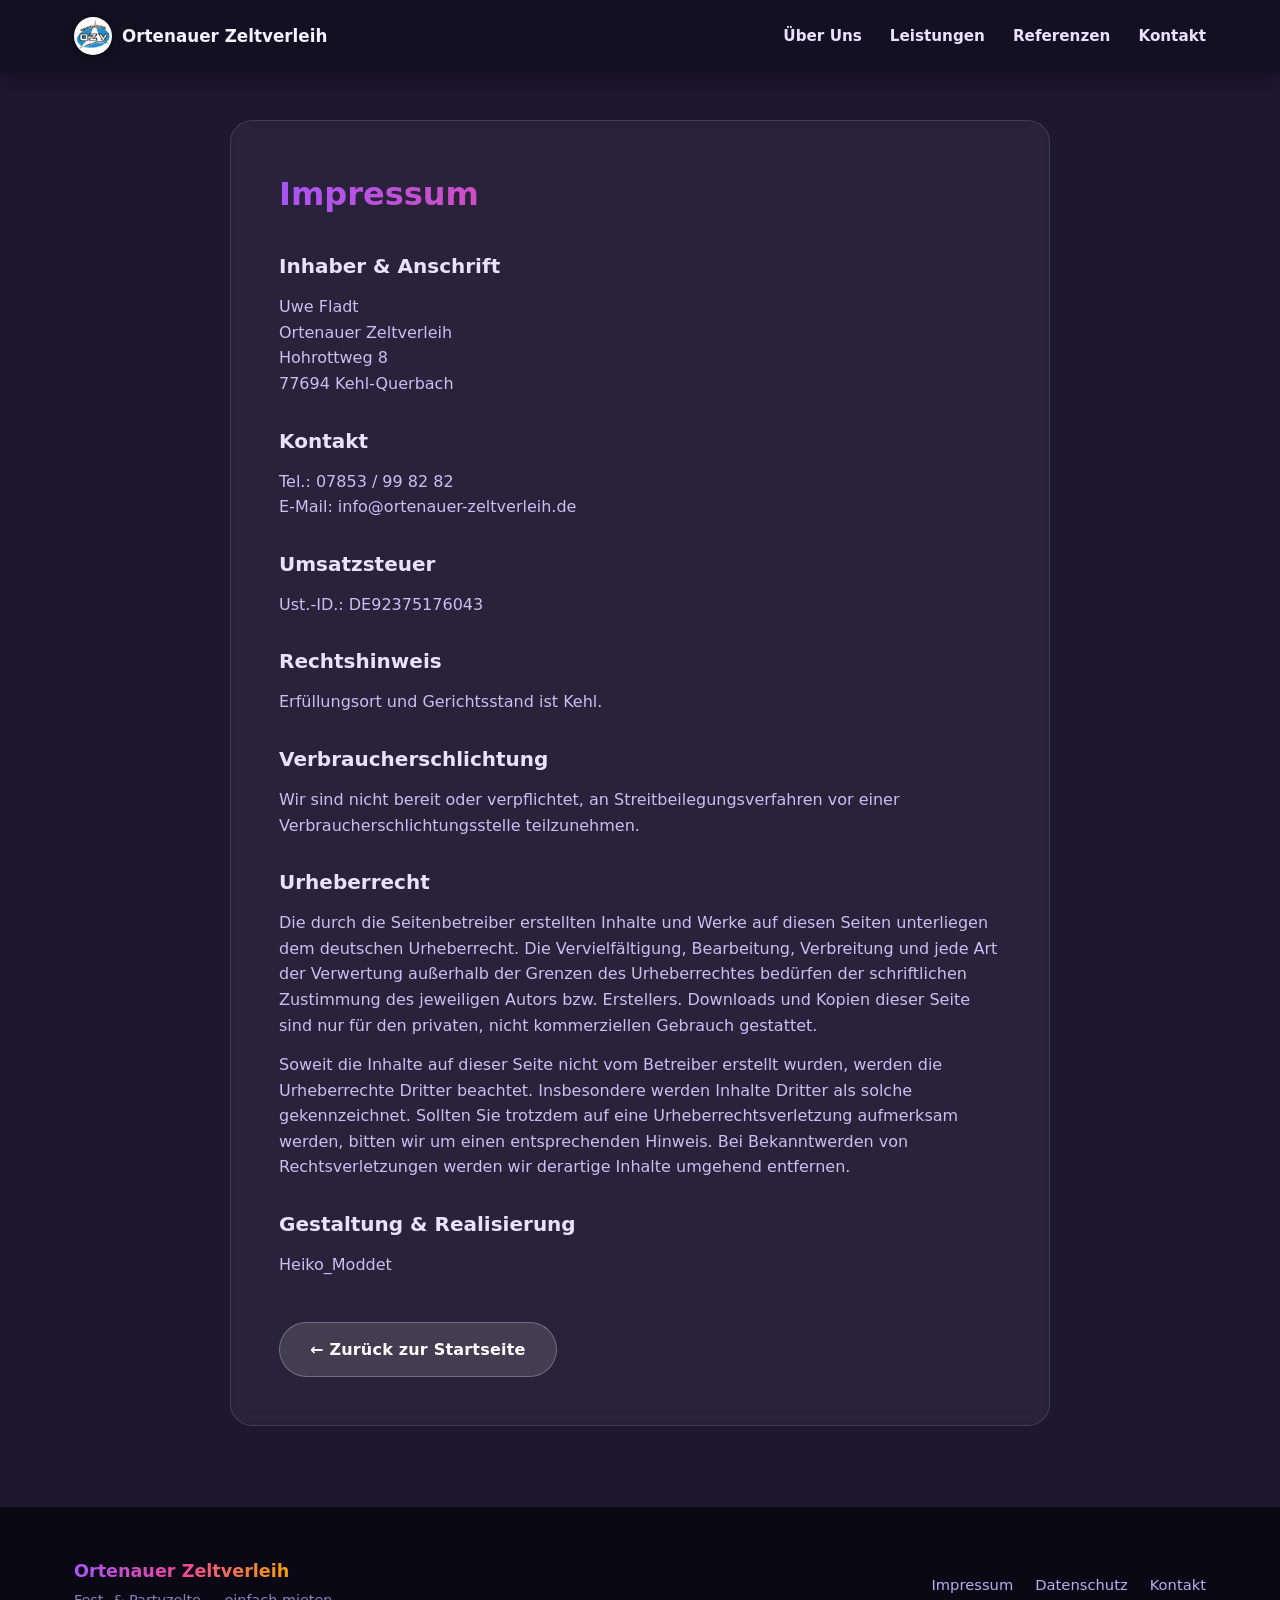
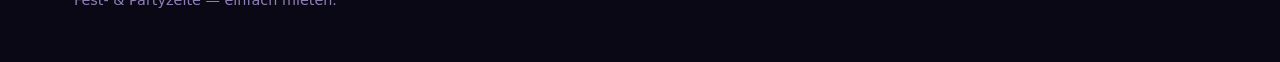
<file: impressum.html>
<!DOCTYPE html>
<html lang="de">
<head>
<meta charset="UTF-8">
<meta name="viewport" content="width=device-width, initial-scale=1.0">
<title>Impressum – Ortenauer Zeltverleih</title>
<link rel="icon" type="image/png" href="images/favicon-original.png">
<link rel="apple-touch-icon" sizes="180x180" href="images/apple-touch-icon.png">
<link rel="stylesheet" href="css/style.css">
<style>
  .legal{background:var(--ink-2);min-height:100vh;padding-top:120px;padding-bottom:80px}
  .legal-card{background:rgba(255,255,255,.05);border:1px solid rgba(255,255,255,.12);border-radius:var(--radius);padding:48px;backdrop-filter:blur(8px);max-width:820px;margin:0 auto}
  .legal-card h1{background:var(--grad-text);-webkit-background-clip:text;background-clip:text;color:transparent;font-size:2rem;margin-bottom:30px}
  .legal-card h2{font-size:1.25rem;margin:28px 0 12px;color:#e9e2ff}
  .legal-card p{color:#c9bff2;margin-bottom:14px}
  .legal-back{display:inline-block;margin-top:30px}
  .footer{background:#0b0816}
</style>
</head>
<body>
<header class="nav scrolled" id="nav">
  <div class="nav-inner container">
    <a class="brand" href="index.html"><img class="brand-logo" src="images/favicon-original.png" alt="Ortenauer Zeltverleih Logo"><span class="brand-text">Ortenauer Zeltverleih</span></a>
    <nav class="nav-links" id="navLinks">
      <a href="index.html#ueber">Über Uns</a><a href="index.html#leistungen">Leistungen</a>
      <a href="index.html#referenzen">Referenzen</a><a href="index.html#kontakt">Kontakt</a>
    </nav>
    <button class="nav-toggle" id="navToggle">☰</button>
  </div>
</header>

<section class="legal">
  <div class="legal-card">
    <h1>Impressum</h1>

    <h2>Inhaber &amp; Anschrift</h2>
    <p>Uwe Fladt<br>Ortenauer Zeltverleih<br>Hohrottweg 8<br>77694 Kehl-Querbach</p>

    <h2>Kontakt</h2>
    <p>Tel.: 07853 / 99 82 82<br>E-Mail: info@ortenauer-zeltverleih.de</p>

    <h2>Umsatzsteuer</h2>
    <p>Ust.-ID.: DE92375176043</p>

    <h2>Rechtshinweis</h2>
    <p>Erfüllungsort und Gerichtsstand ist Kehl.</p>

    <h2>Verbraucherschlichtung</h2>
    <p>Wir sind nicht bereit oder verpflichtet, an Streitbeilegungsverfahren vor einer Verbraucherschlichtungsstelle teilzunehmen.</p>

    <h2>Urheberrecht</h2>
    <p>Die durch die Seitenbetreiber erstellten Inhalte und Werke auf diesen Seiten unterliegen dem deutschen Urheberrecht. Die Vervielfältigung, Bearbeitung, Verbreitung und jede Art der Verwertung außerhalb der Grenzen des Urheberrechtes bedürfen der schriftlichen Zustimmung des jeweiligen Autors bzw. Erstellers. Downloads und Kopien dieser Seite sind nur für den privaten, nicht kommerziellen Gebrauch gestattet.</p>
    <p>Soweit die Inhalte auf dieser Seite nicht vom Betreiber erstellt wurden, werden die Urheberrechte Dritter beachtet. Insbesondere werden Inhalte Dritter als solche gekennzeichnet. Sollten Sie trotzdem auf eine Urheberrechtsverletzung aufmerksam werden, bitten wir um einen entsprechenden Hinweis. Bei Bekanntwerden von Rechtsverletzungen werden wir derartige Inhalte umgehend entfernen.</p>

    <h2>Gestaltung &amp; Realisierung</h2>
    <p>Heiko_Moddet</p>

    <a class="btn btn-ghost legal-back" href="index.html">← Zurück zur Startseite</a>
  </div>
</section>

<footer class="footer">
  <div class="container footer-grid">
    <div><strong class="footer-brand">Ortenauer Zeltverleih</strong><p>Fest- &amp; Partyzelte — einfach mieten.</p></div>
    <div class="footer-links"><a href="impressum.html">Impressum</a><a href="datenschutz.html">Datenschutz</a><a href="index.html#kontakt">Kontakt</a></div>
  </div>
</footer>
<script src="js/pages.js"></script>
</body>
</html>
</file>
<file: css/style.css>
/* ============================================================
   Ortenauer Zeltverleih – Modern Party Design
   ============================================================ */
:root{
  --ink:#141020;
  --ink-2:#1e1730;
  --paper:#f4f1ff;
  --violet:#7c3aed;
  --violet-2:#a855f7;
  --pink:#ec4899;
  --amber:#f59e0b;
  --teal:#2dd4bf;
  --grad-party:linear-gradient(135deg,#7c3aed 0%,#d946ef 40%,#ec4899 70%,#f59e0b 100%);
  --grad-text:linear-gradient(90deg,#a855f7,#ec4899,#f59e0b);
  --shadow:0 20px 50px -12px rgba(20,16,32,.35);
  --radius:22px;
  --maxw:1180px;
  --nav-h:72px;
}
*{margin:0;padding:0;box-sizing:border-box}
html{scroll-behavior:smooth}
body{
  font-family:'Segoe UI',system-ui,-apple-system,'Helvetica Neue',Arial,sans-serif;
  background:var(--ink);
  color:var(--paper);
  overflow-x:hidden;
  line-height:1.6;
}
img{display:block;max-width:100%}
a{color:inherit;text-decoration:none}
.container{max-width:var(--maxw);margin:0 auto;padding:0 24px}
.btn{
  display:inline-block;padding:14px 30px;border-radius:999px;font-weight:700;
  font-size:1rem;border:none;cursor:pointer;transition:.3s;letter-spacing:.2px;
}
.btn-primary{
  background:var(--grad-party);color:#fff;box-shadow:0 12px 30px -8px rgba(236,72,153,.55);
  background-size:200% auto;
}
.btn-primary:hover{background-position:right center;transform:translateY(-3px);box-shadow:0 18px 40px -8px rgba(217,70,239,.6)}
.btn-ghost{background:rgba(255,255,255,.12);border:1px solid rgba(255,255,255,.25);color:#fff}
.btn-ghost:hover{background:rgba(255,255,255,.18);transform:translateY(-3px)}
.btn-block{width:100%;text-align:center}
.kicker{
  display:inline-block;font-size:.82rem;font-weight:800;letter-spacing:.14em;
  text-transform:uppercase;color:var(--pink);margin-bottom:14px;
}
.section-title{font-size:clamp(1.6rem,3.4vw,2.5rem);line-height:1.15;font-weight:800;margin-bottom:18px;
  background:var(--grad-text);-webkit-background-clip:text;background-clip:text;color:transparent}
.section{position:relative;padding:90px 0}
.section-head{text-align:center;max-width:760px;margin:0 auto 50px}
.section-note{color:#b9aef0;margin-top:8px}

/* ---------- Party-Partikel Canvas ---------- */
#party-canvas{position:fixed;inset:0;z-index:0;pointer-events:none}

/* ---------- Navigation ---------- */
.nav{position:fixed;top:0;left:0;right:0;z-index:100;transition:.35s;background:transparent;height:var(--nav-h);display:flex;align-items:center}
.nav.scrolled{background:rgba(20,16,32,.94);box-shadow:0 6px 25px rgba(0,0,0,.35)}
.nav-inner{display:flex;align-items:center;justify-content:space-between;width:100%}
.brand{display:flex;align-items:center;gap:10px;font-weight:800;font-size:1.05rem}
.brand-logo{width:38px;height:38px;object-fit:cover;border-radius:50%;background:#fff;box-shadow:0 2px 10px rgba(0,0,0,.35);border:1px solid rgba(255,255,255,.2)}
.nav-links{display:flex;gap:28px}
.nav-links a{font-weight:600;font-size:.95rem;color:#e9e2ff;position:relative;padding:6px 0}
.nav-links a::after{content:"";position:absolute;left:0;bottom:0;width:0;height:2px;background:var(--grad-party);transition:.3s;border-radius:2px}
.nav-links a:hover::after{width:100%}
.nav-toggle{display:none;background:none;border:none;color:#fff;font-size:1.6rem;cursor:pointer}

/* ---------- Hero ---------- */
.hero{position:relative;min-height:100vh;display:flex;align-items:center;overflow:hidden}
.hero-bg{position:absolute;inset:0;z-index:0}
.hero-bg-img{width:100%;height:100%;object-fit:cover}
.hero-overlay{position:absolute;inset:0;background:linear-gradient(180deg,rgba(20,16,32,.55) 0%,rgba(20,16,32,.75) 55%,var(--ink) 100%)}
.hero-shine{position:absolute;inset:0;background:radial-gradient(60% 50% at 30% 30%,rgba(217,70,239,.25),transparent 60%)}
.hero-content{position:relative;z-index:2;padding-top:120px;padding-bottom:80px}
.hero .badge{padding:8px 18px;border-radius:999px;background:rgba(255,255,255,.12);border:1px solid rgba(255,255,255,.2)}
.hero-title{font-size:clamp(2.6rem,7vw,5.2rem);line-height:1.02;font-weight:900;margin:20px 0 16px;
  background:linear-gradient(90deg,#fff,#f0e6ff,#c4b5fd);-webkit-background-clip:text;background-clip:text;color:transparent}
.hero-sub{font-size:clamp(1.1rem,2.4vw,1.5rem);color:#d9cffb;max-width:640px}
.hero-tagline{font-size:1.05rem;color:var(--amber);font-style:italic;margin-top:14px;font-weight:600}
.hero-actions{display:flex;gap:16px;margin-top:34px;flex-wrap:wrap}
.hero-scroll{position:absolute;bottom:30px;left:50%;transform:translateX(-50%);width:26px;height:44px;border:2px solid rgba(255,255,255,.5);border-radius:14px}
.hero-scroll span{display:block;width:5px;height:5px;background:#fff;border-radius:50%;margin:8px auto}

.about{background:var(--ink-2)}
.about-grid{display:grid;grid-template-columns:1fr 1.2fr;gap:60px;align-items:center}
.about-media{position:relative}
.about-media img{border-radius:var(--radius);box-shadow:var(--shadow);height:440px;width:100%;object-fit:cover}
.about-media::before{content:"";position:absolute;inset:-18px -18px auto auto;width:160px;height:160px;border-radius:24px;background:var(--grad-party);opacity:.5;filter:blur(20px);z-index:-1}
.about-badge{position:absolute;bottom:-18px;left:-18px;background:#fff;color:var(--ink);padding:18px 24px;border-radius:18px;box-shadow:var(--shadow);display:flex;flex-direction:column}
.about-badge strong{font-size:1.5rem;background:var(--grad-text);-webkit-background-clip:text;background-clip:text;color:transparent}
.about-badge span{font-size:.85rem;color:#6b5d8a}
.about-text p{margin-bottom:16px;color:#c9bff2}
.about-sign{display:flex;align-items:flex-end;justify-content:space-between;gap:20px;margin-top:26px;flex-wrap:wrap}
.about-sign strong{display:block;font-size:1.2rem;background:var(--grad-text);-webkit-background-clip:text;background-clip:text;color:transparent}
.about-sign span{color:#9d8fc9}

/* ---------- Leistungen / Karten ---------- */
.leistungen{background:var(--ink)}
.cards{display:grid;grid-template-columns:repeat(auto-fill,minmax(300px,1fr));gap:28px}
.card{
  background:linear-gradient(160deg,rgba(255,255,255,.09),rgba(255,255,255,.03));
  border:1px solid rgba(255,255,255,.12);border-radius:var(--radius);overflow:hidden;
  transition:.4s;position:relative;
}
.card:hover{transform:translateY(-10px);box-shadow:var(--shadow);border-color:rgba(217,70,239,.5)}
.card-img{position:relative;height:210px;overflow:hidden}
.card-img img{width:100%;height:100%;object-fit:cover;transition:.6s}
.card:hover .card-img img{transform:scale(1.1)}
.card-tag{position:absolute;top:14px;left:14px;background:var(--grad-party);color:#fff;padding:6px 14px;border-radius:999px;font-size:.75rem;font-weight:800;letter-spacing:.06em;box-shadow:0 6px 16px rgba(0,0,0,.3)}
.card-body{padding:22px}
.card-body h3{font-size:1.2rem;font-weight:800;margin-bottom:12px}
.card-body ul{list-style:none}
.card-body li{padding:6px 0 6px 26px;position:relative;font-size:.92rem;color:#cfc5f5}
.card-body li::before{content:"✦";position:absolute;left:0;color:var(--violet-2);font-weight:700}
.leist-hint{text-align:center;margin-top:44px;color:#b9aef0}
.leist-hint a{color:var(--pink);font-weight:700}
.leist-hint a:hover{text-decoration:underline}

/* ---------- Referenzen ---------------------- */
.refs{background:linear-gradient(180deg,var(--ink-2),var(--ink))}
.gallery-filters{display:flex;flex-wrap:wrap;gap:10px;justify-content:center;margin:0 auto 30px;max-width:820px}
.gfilter{padding:9px 18px;border-radius:999px;background:rgba(255,255,255,.06);border:1px solid rgba(255,255,255,.16);color:#d9cffb;font-weight:700;font-size:.85rem;cursor:pointer;transition:.25s}
.gfilter:hover{background:rgba(255,255,255,.14)}
.gfilter.active{background:var(--grad-party);color:#fff;border-color:transparent;box-shadow:0 8px 22px -6px rgba(236,72,153,.5)}
.gallery{display:grid;grid-template-columns:repeat(auto-fill,minmax(320px,1fr));gap:22px}
.g-item{position:relative;border-radius:var(--radius);overflow:hidden;height:260px;cursor:pointer;border:1px solid rgba(255,255,255,.1)}
.g-item img{width:100%;height:100%;object-fit:cover;transition:.6s}
.g-item:hover img{transform:scale(1.12);filter:brightness(.7)}
.g-item figcaption{position:absolute;bottom:0;left:0;right:0;padding:18px;background:linear-gradient(0deg,rgba(10,8,18,.85),transparent);font-weight:700;opacity:0;transform:translateY(10px);transition:.35s}
.g-item:hover figcaption{opacity:1;transform:translateY(0)}
.g-badge{position:absolute;top:12px;left:12px;background:var(--grad-party);color:#fff;padding:5px 12px;border-radius:999px;font-size:.72rem;font-weight:800;box-shadow:0 5px 14px rgba(0,0,0,.35)}

/* ---------- Partner ---------- */
.partners{background:var(--ink)}
.partner-row{display:flex;justify-content:center;align-items:center;gap:40px;flex-wrap:wrap}
.partner-item{background:#fff;padding:22px 34px;border-radius:18px;box-shadow:var(--shadow);display:flex;align-items:center;justify-content:center;height:90px}
.partner-item img{max-height:52px;width:auto;filter:grayscale(1) contrast(1.05);opacity:.75;transition:.3s}
.partner-item:hover img{filter:none;opacity:1;transform:scale(1.06)}

/* ---------- Kontakt ---------- */
.contact{background:linear-gradient(180deg,var(--ink),#0f0b1e)}
.contact-grid{display:grid;grid-template-columns:1fr 1.1fr;gap:60px;align-items:start}
.info-card{background:rgba(255,255,255,.08);border:1px solid rgba(255,255,255,.12);border-radius:18px;padding:22px;margin-bottom:20px}
.info-line{display:flex;gap:14px;align-items:flex-start;padding:9px 0;border-bottom:1px solid rgba(255,255,255,.07);font-size:.98rem}
.info-line:last-child{border:none}
.info-line span{font-size:1.1rem}
.info-line a{color:var(--teal);font-weight:600}
.info-line a:hover{text-decoration:underline}
.hours strong{display:block;margin-bottom:8px;color:#e9e2ff}
.hours div{color:#b9aef0;font-size:.92rem;line-height:1.7}

.contact-form{
  background:linear-gradient(160deg,rgba(124,58,237,.28),rgba(236,72,153,.12));
  border:1px solid rgba(255,255,255,.15);border-radius:var(--radius);padding:34px;
  box-shadow:var(--shadow);
}
.contact-form h3{font-size:1.5rem;margin-bottom:24px;text-align:center;background:var(--grad-text);-webkit-background-clip:text;background-clip:text;color:transparent}
.field{margin-bottom:18px}
.field-row{display:grid;grid-template-columns:1fr 1fr;gap:16px}
.field label{display:block;font-size:.85rem;font-weight:700;color:#c9bff2;margin-bottom:7px}
.field input,.field select,.field textarea{
  width:100%;padding:13px 15px;border-radius:12px;border:1px solid rgba(255,255,255,.18);
  background:rgba(255,255,255,.07);color:#fff;font-size:1rem;font-family:inherit;transition:.25s;
}
.field input:focus,.field select:focus,.field textarea:focus{outline:none;border-color:var(--violet-2);background:rgba(255,255,255,.1);box-shadow:0 0 0 3px rgba(168,85,247,.25)}
.field select{appearance:none;background-image:url("data:image/svg+xml,%3Csvg xmlns='http://www.w3.org/2000/svg' width='12' height='8'%3E%3Cpath d='M1 1l5 5 5-5' stroke='%23a855f7' stroke-width='2' fill='none'/%3E%3C/svg%3E");background-repeat:no-repeat;background-position:right 15px center}
.field select option{background:var(--ink-2);color:#fff}
.field textarea{resize:vertical}
.check{display:flex;gap:12px;align-items:flex-start;font-size:.83rem;color:#b9aef0;margin:8px 0 22px;cursor:pointer}
.check input{margin-top:3px;accent-color:var(--violet)}
.form-status{margin-top:16px;text-align:center;font-weight:700;min-height:24px}
.form-status.ok{color:var(--teal)}
.form-status.err{color:#f87171}

/* ---------- Footer ---------- */
.footer{padding:50px 0;background:#0b0816;border-top:1px solid rgba(255,255,255,.08)}
.footer-grid{display:flex;align-items:center;justify-content:space-between;gap:26px;flex-wrap:wrap}
.footer-brand{font-size:1.1rem;background:var(--grad-text);-webkit-background-clip:text;background-clip:text;color:transparent}
.footer p{color:#8d7fb5;margin-top:4px;font-size:.9rem}
.footer-links{display:flex;gap:22px}
.footer-links a{color:#b9aef0;font-size:.92rem}
.footer-links a:hover{color:#fff}
.footer-meta{font-size:.82rem;color:#755f9e}

/* ---------- Scroll-Animationen ---------- */
.reveal{opacity:0;transform:translateY(40px);transition:opacity .8s ease,transform .8s ease}
.reveal.visible{opacity:1;transform:none}

/* ---------- Responsive ---------- */
@media(max-width:920px){
  .about-grid,.contact-grid{grid-template-columns:1fr;gap:40px}
  .about-media img{height:340px}
  .nav-links{position:fixed;top:var(--nav-h);right:0;background:rgba(20,16,32,.98);flex-direction:column;width:min(320px,80vw);padding:24px;gap:18px;transform:translateX(110%);transition:.35s;border-radius:0 0 0 22px;box-shadow:-10px 10px 40px rgba(0,0,0,.4)}
  .nav-links.open{transform:none}
  .nav-toggle{display:block}
  .field-row{grid-template-columns:1fr}
  .gallery{grid-template-columns:repeat(auto-fill,minmax(240px,1fr))}
  .cards{grid-template-columns:repeat(auto-fill,minmax(260px,1fr))}
}

/* ---------- Mobile (Smartphone) ---------- */
@media(max-width:600px){
  .container{padding:0 16px}
  .section{padding:60px 0}
  .section-title{font-size:1.5rem}
  .kicker{font-size:.75rem}
  .btn{padding:14px 22px;width:100%;text-align:center}

  /* Navigation */
  .brand-text{font-size:.95rem}
  .brand-logo{width:34px;height:34px}

  /* Hero */
  .hero{min-height:88vh}
  .hero-bg-img{object-position:20% 20%;object-fit:cover}
  .hero-content{padding-top:110px;padding-bottom:60px}
  .hero-title{font-size:2.6rem;line-height:1.05}
  .hero-sub{font-size:1.05rem}
  .hero-actions{flex-direction:column;align-items:stretch;gap:12px}
  .hero-scroll{display:none}

  /* Cards & Galerie: 1 Spalte, voller Touch */
  .cards,.gallery{grid-template-columns:1fr;gap:18px}
  .card,.g-item{border-radius:18px}
  .gallery-filters{gap:8px;margin-bottom:22px}
  .gfilter{padding:8px 14px;font-size:.78rem}

  /* Über Uns */
  .about-media img{height:auto;max-height:320px;object-fit:cover}
  .about-badge{left:auto;right:-6px;bottom:-14px;padding:14px 18px}
  .about-badge strong{font-size:1.2rem}
  .about-sign{flex-direction:column;align-items:stretch;gap:16px}

  /* Kontaktformular — fingerfreundlich */
  .contact-form{padding:24px 16px}
  .contact-form h3{font-size:1.3rem}
  .field input,.field select,.field textarea{padding:14px 13px;font-size:16px} /* 16px verhindert iOS-Zoom */
  .check{font-size:.78rem}
  .info-card{font-size:.92rem}

  /* Footer */
  .footer-grid{flex-direction:column;align-items:flex-start;gap:16px}
  .footer-links{flex-wrap:wrap;gap:14px}
}
</file>
